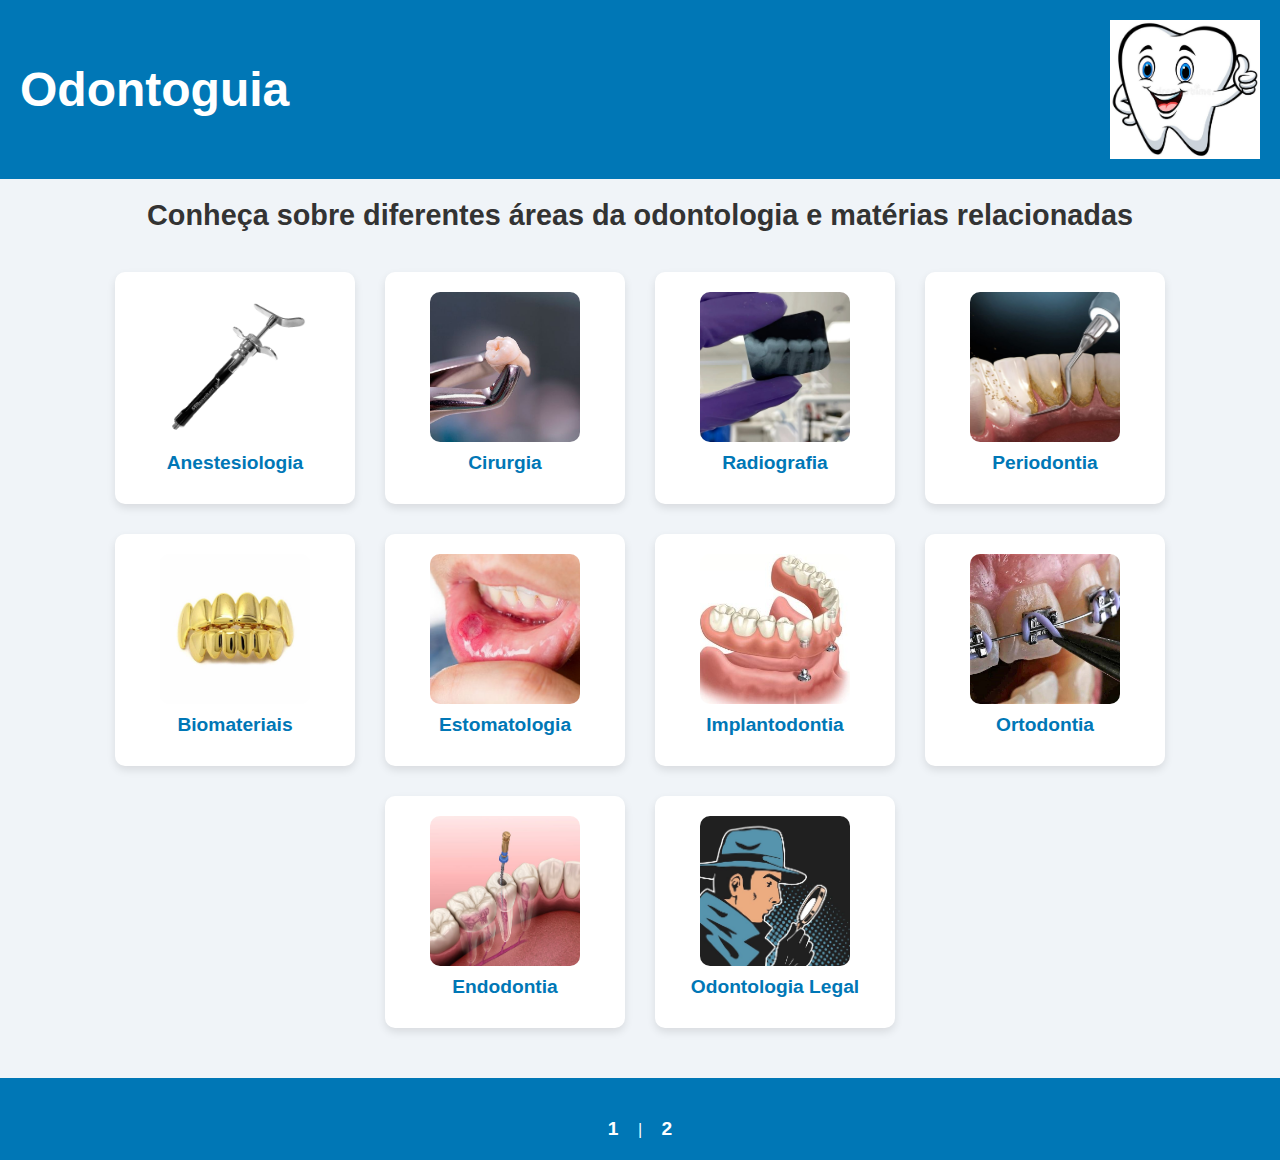
<file: index.html>
<!DOCTYPE html>
<html lang="pt-BR">
<head>
    <meta charset="UTF-8">
    <meta name="viewport" content="width=device-width, initial-scale=1.0">
    <title>Odontoguia</title>
    <style>
        body {
            font-family: Arial, sans-serif;
            text-align: center;
            background-color: #f0f4f8;
            margin: 0;
            padding: 0;
        }

        header {
            display: flex;
            justify-content: space-between;
            align-items: center;
            padding: 20px;
            background-color: #0077b6;
            color: white;
        }

        h1 {
            font-size: 3em;
            margin: 0;
        }

        img {
            max-width: 150px;
        }

        h2 {
            margin-top: 20px;
            font-size: 1.8em;
            color: #333;
        }

        .areas {
            display: flex;
            flex-wrap: wrap;
            justify-content: center;
            margin-top: 40px;
            gap: 30px;
        }

        .card {
            background-color: white;
            box-shadow: 0 4px 8px rgba(0, 0, 0, 0.1);
            border-radius: 10px;
            width: 200px;
            padding: 20px;
            text-align: center;
            transition: transform 0.2s ease;
            position: relative;
            z-index: 0;
        }

        .card:hover {
            transform: translateY(-10px);
            z-index: 10;
        }

        .card a {
            display: flex;
            flex-direction: column;
            align-items: center;
            text-decoration: none;
            color: #0077b6;
            font-weight: bold;
            font-size: 1.2em;
            margin-bottom: 10px;
        }

        .area-img {
            width: 100%;
            height: 150px;
            object-fit: cover;
            border-radius: 10px;
            margin-bottom: 10px;
        }

        .dropdown {
            display: none;
            background-color: #f9f9f9;
            box-shadow: 0 4px 8px rgba(0, 0, 0, 0.1);
            border-radius: 5px;
            padding: 10px;
            position: absolute;
            top: 60px;
            width: 100%;
            text-align: left;
            z-index: 20;
        }

        .card:hover .dropdown {
            display: block;
        }

        .dropdown li {
            list-style: none;
            padding: 8px 0;
            color: #555;
            font-size: 0.9em;
        }

        .dropdown li a {
            text-decoration: none;
            color: #0077b6;
        }

        footer {
            margin-top: 50px;
            padding: 20px;
            background-color: #0077b6;
            color: white;
            position: relative;
        }

        .pagination {
            margin-top: 20px;
        }

        .pagination a {
            text-decoration: none;
            color: #ffffff;
            font-weight: bold;
            margin: 0 15px;
            font-size: 1.2em;
        }

        .pagination a.active {
            color: #ffd700;
        }
        /* Estilo para o 5º item */
.card .dropdown li:nth-child(5) a {
    background-color: #0077b6; /* Cor de fundo diferenciada */
    color: white; /* Texto em branco */
    padding: 10px 15px; /* Espaçamento interno */
    border-radius: 5px; /* Cantos arredondados */
    font-weight: bold; /* Texto em negrito */
    display: inline-block; /* Formato de botão */
    text-decoration: none; /* Remove sublinhado */
    transition: background-color 0.3s ease; /* Efeito suave */
}

.card .dropdown li:nth-child(5) a:hover {
    background-color: #005f8b; /* Cor ao passar o mouse */
}
    </style>
</head>
<body>
    <header>
        <h1>Odontoguia</h1>
        <img src="dente-polegar.jfif" alt="Imagem de um dente">
    </header>

    <h2>Conheça sobre diferentes áreas da odontologia e matérias relacionadas</h2>

    <section class="areas">
        <!-- Cartão de Anestesiologia -->
        <div class="card">
            <a href="#anestesiologia">
                <img src="Seringa Carpule c_ Refluxo Black - MILLENNIUM.jpeg" alt="Imagem de Anestesiologia" class="area-img">
                Anestesiologia
            </a>
            <ul class="dropdown" id="anestesiologia">
                <li><a href="tecnicas-anestesicas.html">Introdução</a></li>
                <li>Técnicas de sedação</li>
                <li>Anestesia geral</li>
                <li>Anestesia local</li>
                <li>Analgésicos odontológicos</li>
            </ul>
        </div>

        <!-- Cartão de Cirurgia -->
        <div class="card">
            <a href="#cirurgia">
                <img src="cirurgia do siso - Consulta Ideal.jpeg" alt="Imagem de Cirurgia" class="area-img">
                Cirurgia
            </a>
            <ul class="dropdown" id="cirurgia">
                <li>Extração dentária</li>
                <li>Cirurgia ortognática</li>
                <li>Cirurgia de cistos</li>
                <li>Enxerto ósseo</li>
                <li>Implante cirúrgico</li>
            </ul>
        </div>

        <!-- Cartão de Radiografia -->
        <div class="card">
            <a href="#radiografia">
                <img src="🦷.jpeg" alt="Imagem de Radiografia" class="area-img">
                Radiografia
            </a>
            <ul class="dropdown" id="radiografia">
                <li><a href="introradio.html">Introdução</a></li>
                <li><a href="radiografiasperiap.html">Radiografias periapicais</a></li>
                <li>Radiografia periapical</li>
                <li>Cefalometria</li>
                <li>Radiografia oclusal</li>
            </ul>
        </div>

        <!-- Cartão de Periodontia -->
        <div class="card">
            <a href="#periodontia">
                <img src="Laser Dentistry ( Using Diode Laser from Germany ).jpeg" alt="Imagem de Periodontia" class="area-img">
                Periodontia
            </a>
            <ul class="dropdown" id="periodontia">
                <li><a href="Introdução.perio.html">Introdução</a></li>
                <li><a href="classificação.html">Classificações Periodontais</a></li>
                <li>Raspagem periodontal</li>
                <li>Cirurgias periodontais</li>
                <li>Implantes gengivais</li>
            </ul>
        </div>

        <!-- Cartão de Biomateriais -->
        <div class="card">
            <a href="#biomateriais">
                <img src="Grillz Luxo Cravejado ICE  - com Molde de Silicone para ajustar aos dentes - Prata.jpeg" alt="Imagem de Biomateriais" class="area-img">
                Biomateriais
            </a>
            <ul class="dropdown" id="biomateriais">
                <li><a href="introbio.html">Introdução</a></li>
                <li>Materiais para restaurações dentárias</li>
                <li>Materiais cerâmicos</li>
                <li>Compósitos dentários</li>
                <li>Biomateriais para implantes</li>
            </ul>
        </div>

        <!-- Cartão de Estomatologia -->
        <div class="card">
            <a href="#estomatologia">
                <img src="Eight Common Oral Infections.jpeg" alt="Imagem de Estomatologia" class="area-img">
                Estomatologia
            </a>
            <ul class="dropdown" id="estomatologia">
                <li>Diagnóstico de lesões bucais</li>
                <li>Tratamento de lesões orais</li>
                <li>Doenças sistêmicas</li>
                <li>Lesões de mucosas</li>
                <li class="special-item"><a href="estomatologia-detalhada.html">Ver todos os tópicos</a></li>
            </ul>
        </div>

        <!-- Cartão de Implantodontia -->
        <div class="card">
            <a href="#implantodontia">
                <img src="Sobredentadura ou Overdenture - Dentista Sorridere Porto Alegre.jpeg" alt="Imagem de Implantodontia" class="area-img">
                Implantodontia
            </a>
            <ul class="dropdown" id="implantodontia">
                <li>Planejamento de implantes</li>
                <li>Cirurgia de implantes</li>
                <li>Manutenção de implantes</li>
                <li>Próteses sobre implantes</li>
                <li>Enxerto ósseo para implantes</li>
            </ul>
        </div>

        <!-- Cartão de Ortodontia -->
        <div class="card">
            <a href="#ortodontia">
                <img src="Dentistry ✨.jpeg" alt="Imagem de Ortodontia" class="area-img">
                Ortodontia
            </a>
            <ul class="dropdown" id="ortodontia">
                <li>Correção de dentes tortos</li>
                <li>Uso de aparelhos fixos</li>
                <li>Uso de aparelhos móveis</li>
                <li>Alinhadores invisíveis</li>
                <li>Tratamento com contenções</li>
            </ul>
        </div>

        <!-- Cartão de Endodontia -->
        <div class="card">
            <a href="#endodontia">
                <img src="¿Es seguro el tratamiento de endodoncia_, te explicamos el paso a paso.jpeg" alt="Imagem de Endodontia" class="area-img">
                Endodontia
            </a>
            <ul class="dropdown" id="endodontia">
                <li>Tratamento de canal</li>
                <li>Retratamento endodôntico</li>
                <li>Cirurgia endodôntica</li>
                <li>Tratamento de lesões periapicais</li>
                <li>Uso de microscópio</li>
            </ul>
        </div>

        <!-- Cartão de Odontologia Legal -->
        <div class="card">
            <a href="#odontologia-legal">
                <img src="Detetive masculino com uma lupa na mão _ Vetor Premium.jpeg" alt="Imagem de Odontologia Legal" class="area-img">
                Odontologia Legal
            </a>
            <ul class="dropdown" id="odontologia-legal">
                <li>Identificação forense</li>
                <li>Odontologia para perícia</li>
                <li>Documentação de lesões</li>
                <li>Biometria dental</li>
                <li>Normas legais e éticas</li>
            </ul>
        </div>
    </section>

    <footer>
        <div class="pagination">
            <a href="index.html">1</a> | <a href="pagina_nova.html">2</a>
        </div>
    </footer>
</body>
</html>
</file>
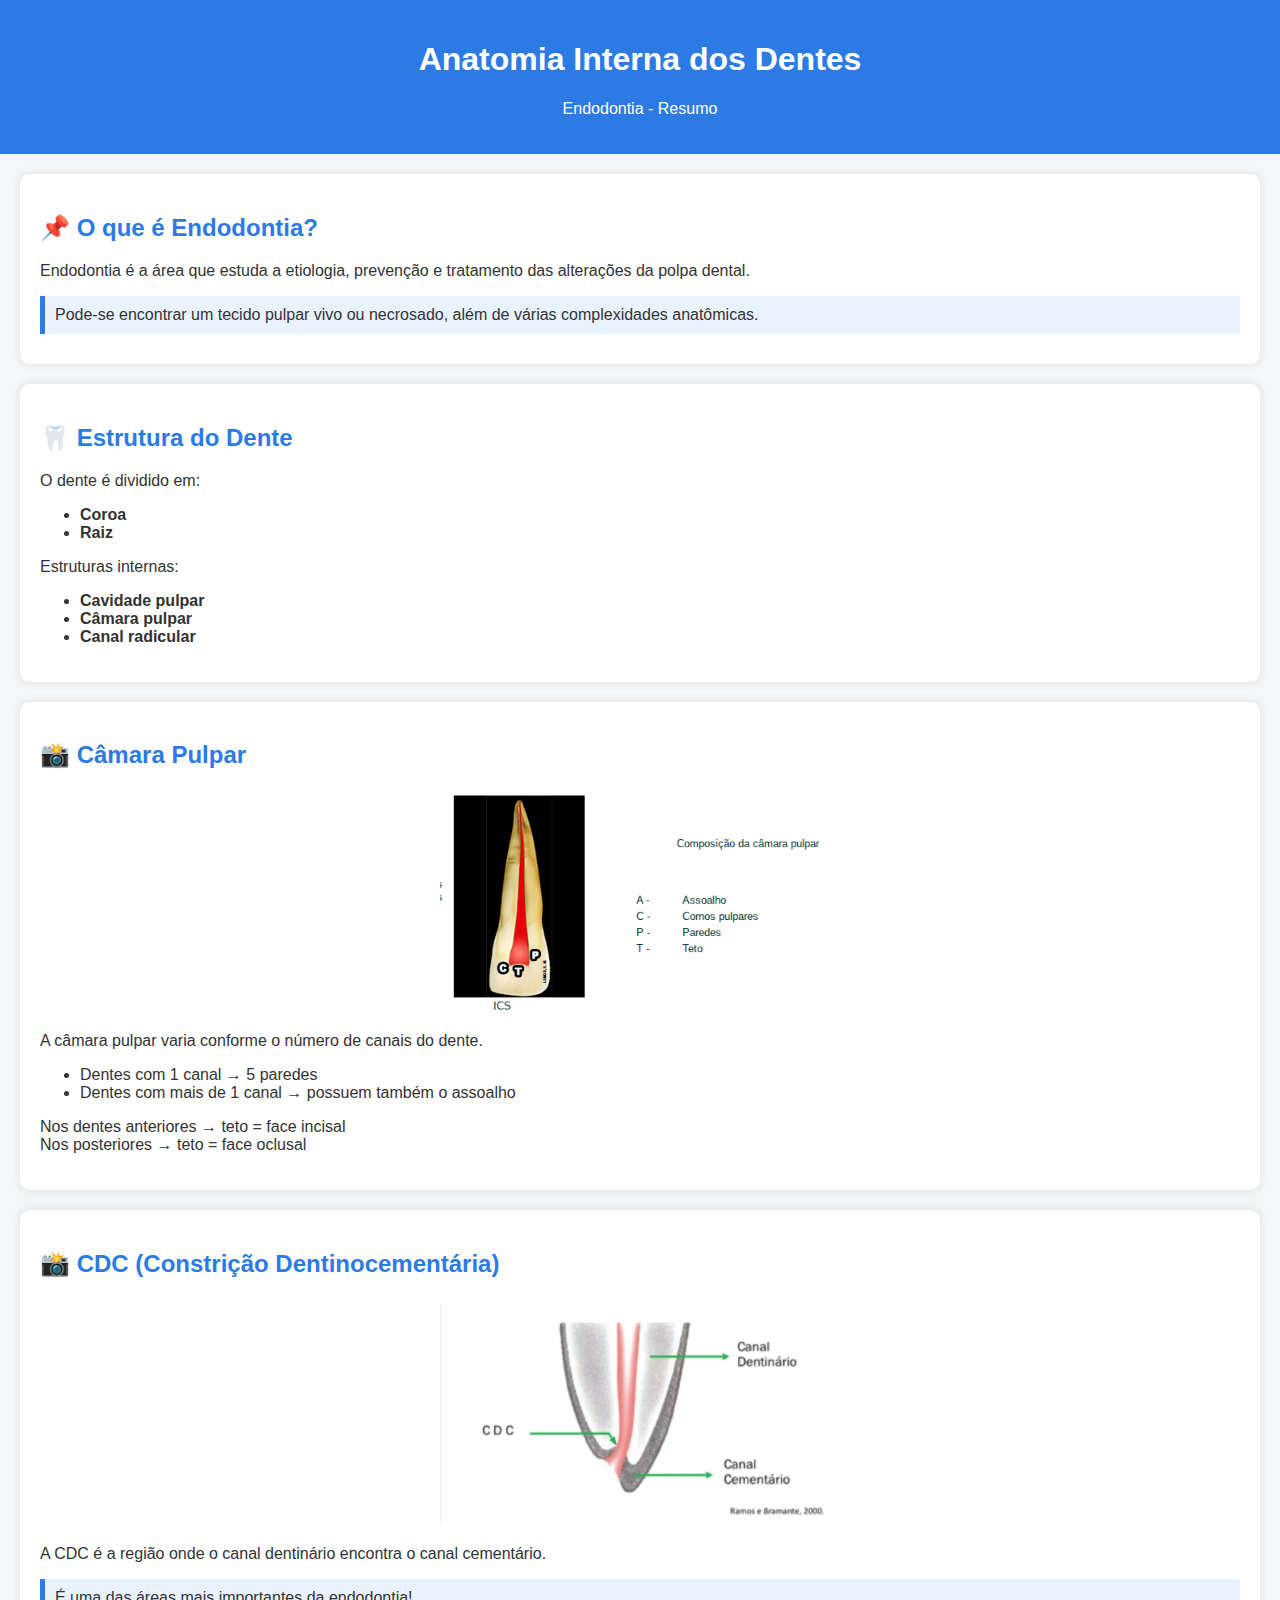
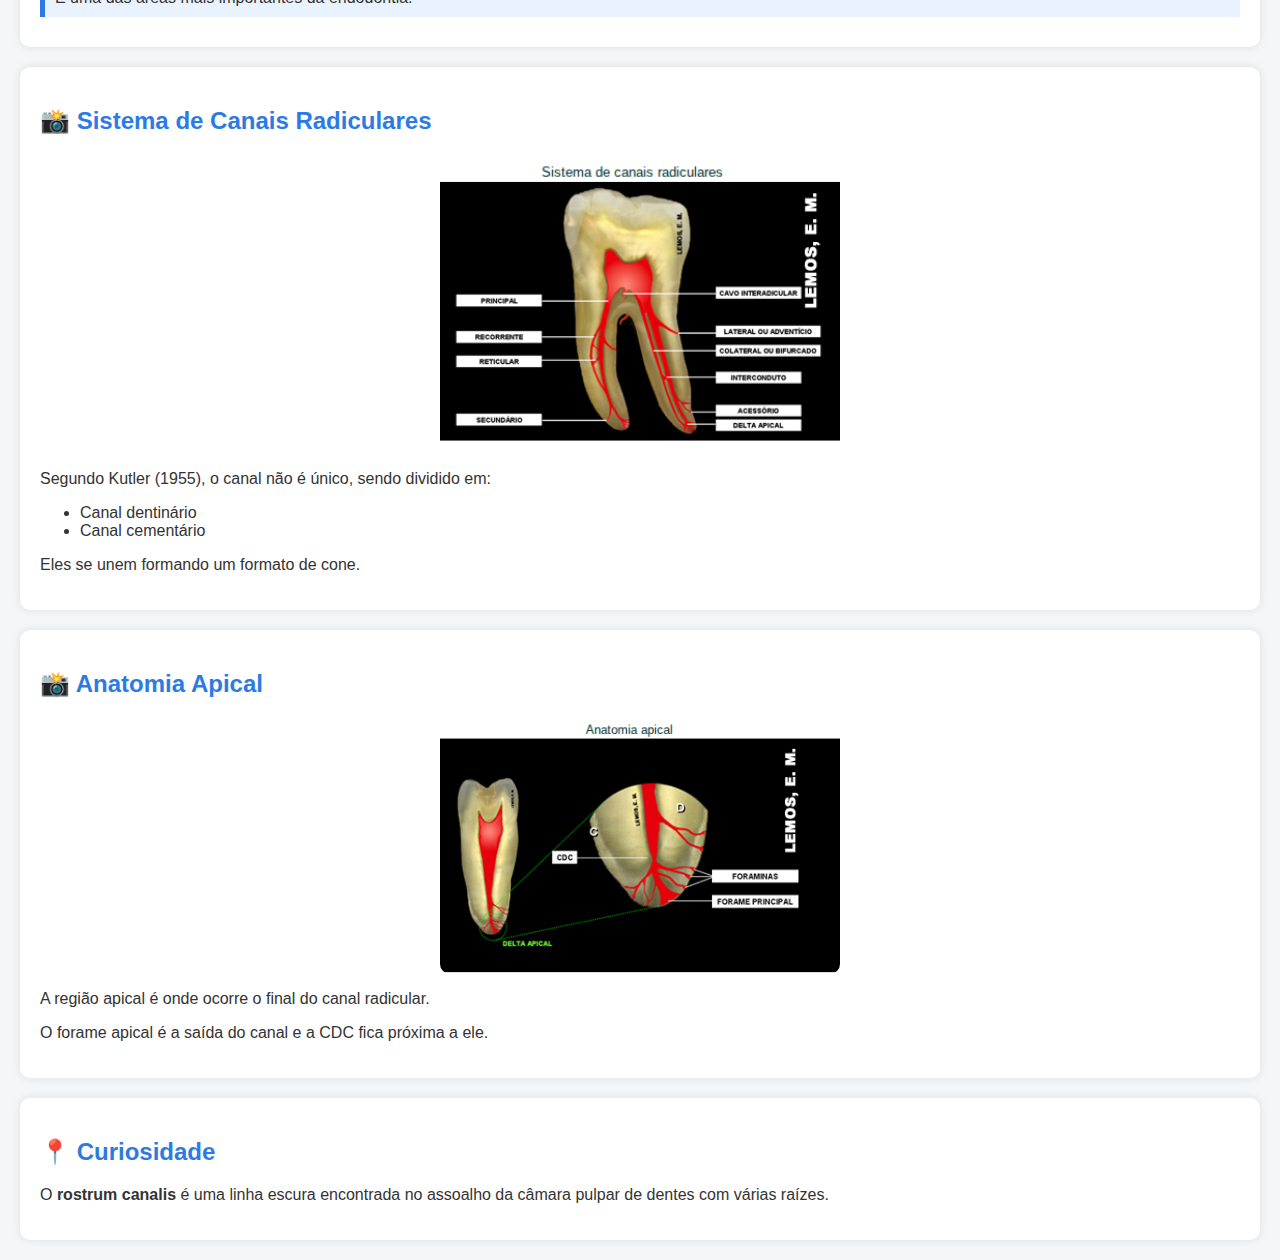
<file: Anatomia interna 1.html>
<!DOCTYPE html>
<html lang="pt-br">
<head>
<meta charset="UTF-8">
<title>Anatomia Interna - Endodontia</title>

<style>
    body {
        font-family: Arial, sans-serif;
        margin: 0;
        background: #f4f6f8;
        color: #333;
    }

    header {
        background: #2c7be5;
        color: white;
        padding: 20px;
        text-align: center;
    }

    section {
        padding: 20px;
        margin: 20px;
        background: white;
        border-radius: 10px;
        box-shadow: 0 0 10px rgba(0,0,0,0.1);
    }

    h2 {
        color: #2c7be5;
    }

    img {
        width: 100%;
        max-width: 400px;
        display: block;
        margin: 15px auto;
        border-radius: 10px;
    }

    .destaque {
        background: #e9f2ff;
        padding: 10px;
        border-left: 5px solid #2c7be5;
        margin: 10px 0;
    }
</style>
</head>

<body>

<header>
    <h1>Anatomia Interna dos Dentes</h1>
    <p>Endodontia - Resumo</p>
</header>

<section>
    <h2>📌 O que é Endodontia?</h2>
    <p>
        Endodontia é a área que estuda a etiologia, prevenção e tratamento das alterações da polpa dental.
    </p>

    <div class="destaque">
        Pode-se encontrar um tecido pulpar vivo ou necrosado, além de várias complexidades anatômicas.
    </div>
</section>

<section>
    <h2>🦷 Estrutura do Dente</h2>
    <p>O dente é dividido em:</p>
    <ul>
        <li><b>Coroa</b></li>
        <li><b>Raiz</b></li>
    </ul>

    <p>Estruturas internas:</p>
    <ul>
        <li><b>Cavidade pulpar</b></li>
        <li><b>Câmara pulpar</b></li>
        <li><b>Canal radicular</b></li>
    </ul>
</section>

<section>
    <h2>📸 Câmara Pulpar</h2>
    <img src="Camara pulpar9 23.08.30.jpeg" alt="Câmara Pulpar">

    <p>
        A câmara pulpar varia conforme o número de canais do dente.
    </p>

    <ul>
        <li>Dentes com 1 canal → 5 paredes</li>
        <li>Dentes com mais de 1 canal → possuem também o assoalho</li>
    </ul>

    <p>
        Nos dentes anteriores → teto = face incisal <br>
        Nos posteriores → teto = face oclusal
    </p>
</section>

<section>
    <h2>📸 CDC (Constrição Dentinocementária)</h2>
    <img src="CDC.jpeg" alt="CDC">

    <p>
        A CDC é a região onde o canal dentinário encontra o canal cementário.
    </p>

    <div class="destaque">
        É uma das áreas mais importantes da endodontia!
    </div>
</section>

<section>
    <h2>📸 Sistema de Canais Radiculares</h2>
    <img src="Sistema de canais radiculares.jpeg" alt="Sistema de Canais">

    <p>
        Segundo Kutler (1955), o canal não é único, sendo dividido em:
    </p>

    <ul>
        <li>Canal dentinário</li>
        <li>Canal cementário</li>
    </ul>

    <p>
        Eles se unem formando um formato de cone.
    </p>
</section>

<section>
    <h2>📸 Anatomia Apical</h2>
    <img src="Anatomia apical.jpeg" alt="Anatomia Apical">

    <p>
        A região apical é onde ocorre o final do canal radicular.
    </p>

    <p>
        O forame apical é a saída do canal e a CDC fica próxima a ele.
    </p>
</section>

<section>
    <h2>📍 Curiosidade</h2>
    <p>
        O <b>rostrum canalis</b> é uma linha escura encontrada no assoalho da câmara pulpar de dentes com várias raízes.
    </p>
</section>

</body>
</html>
</file>
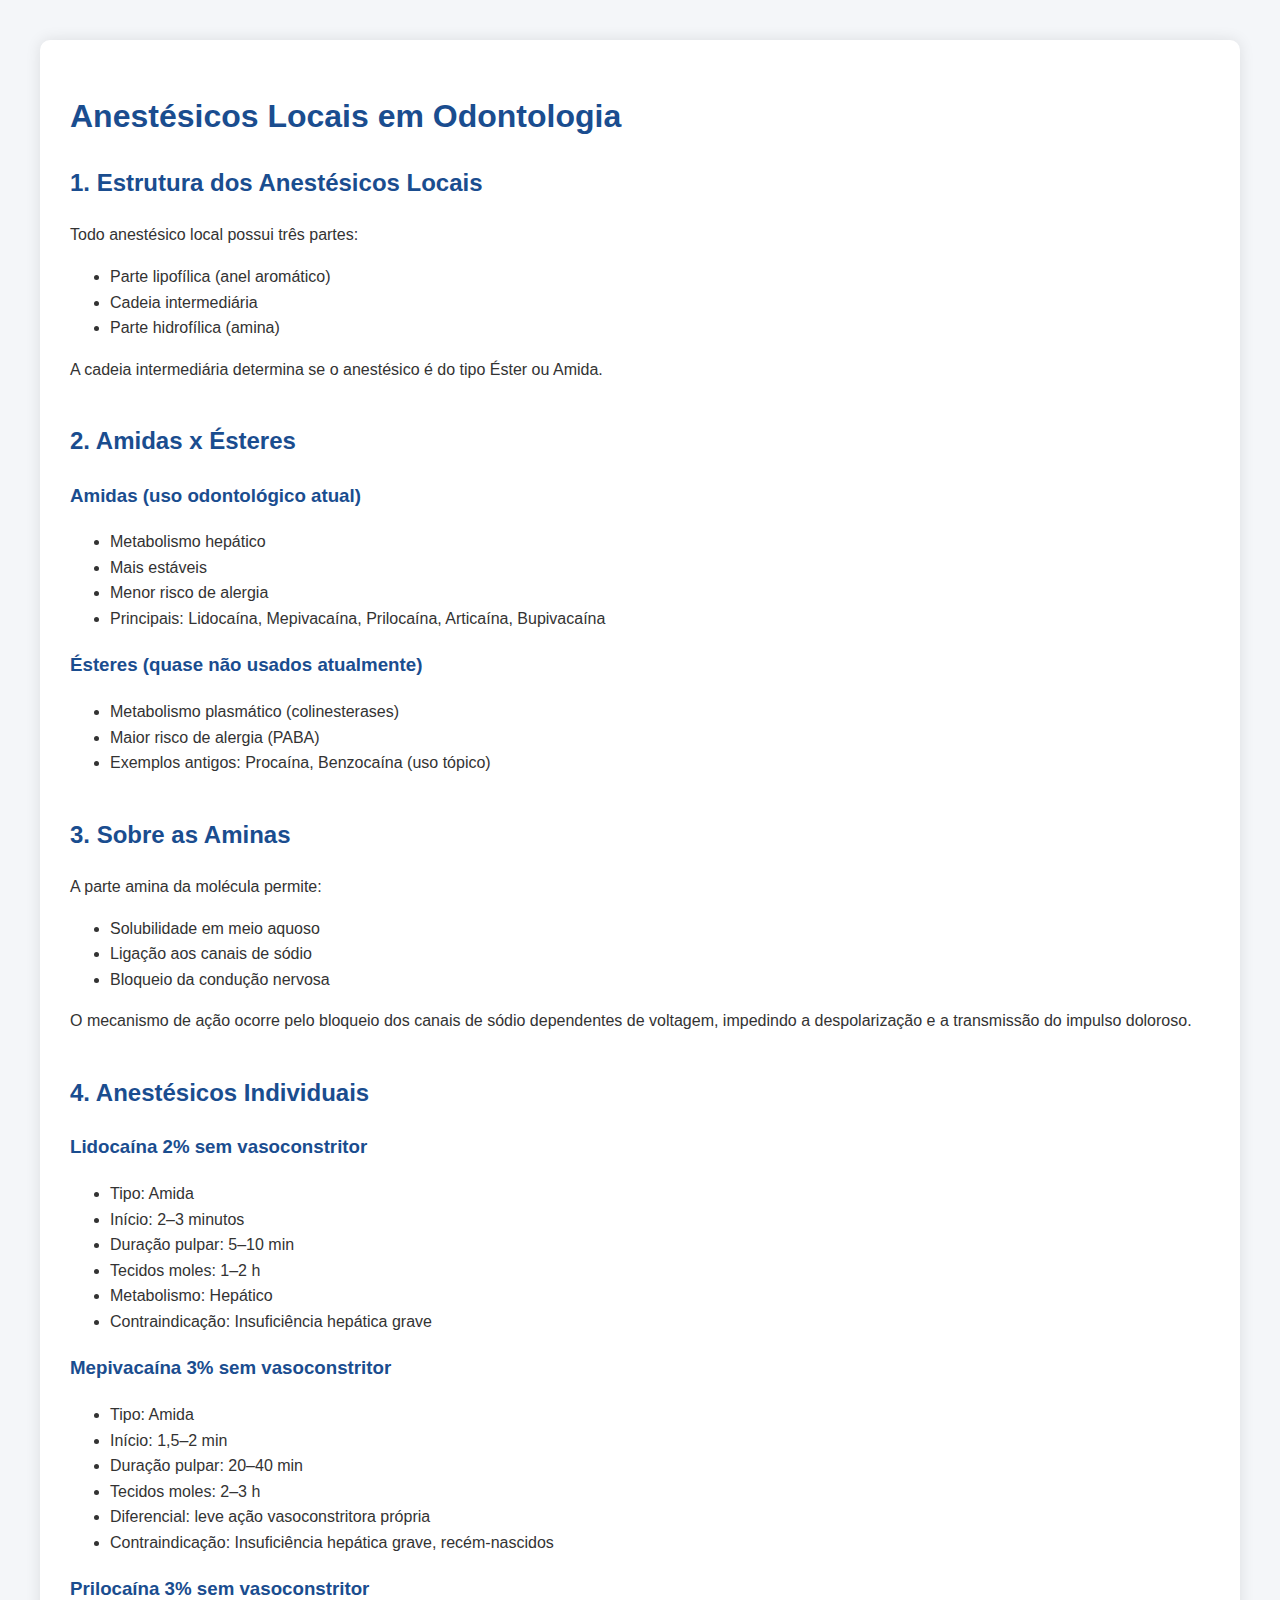
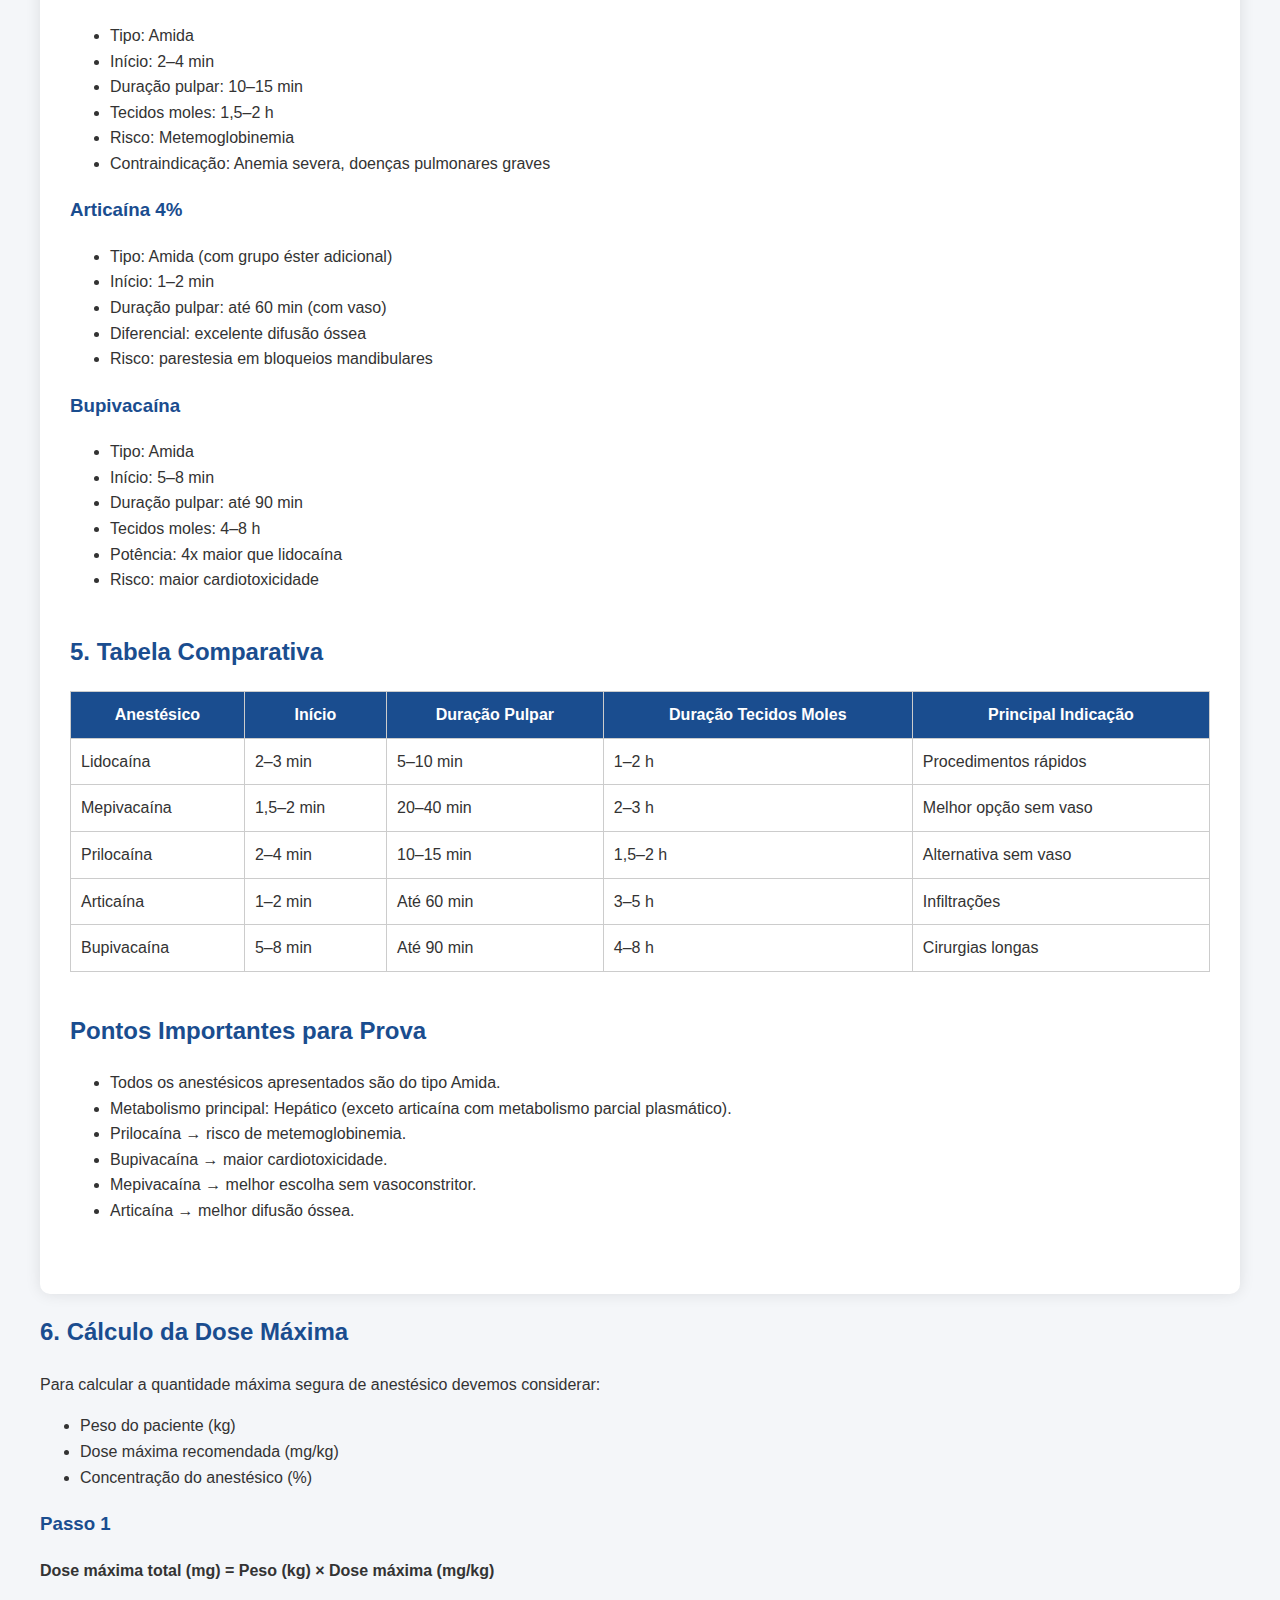
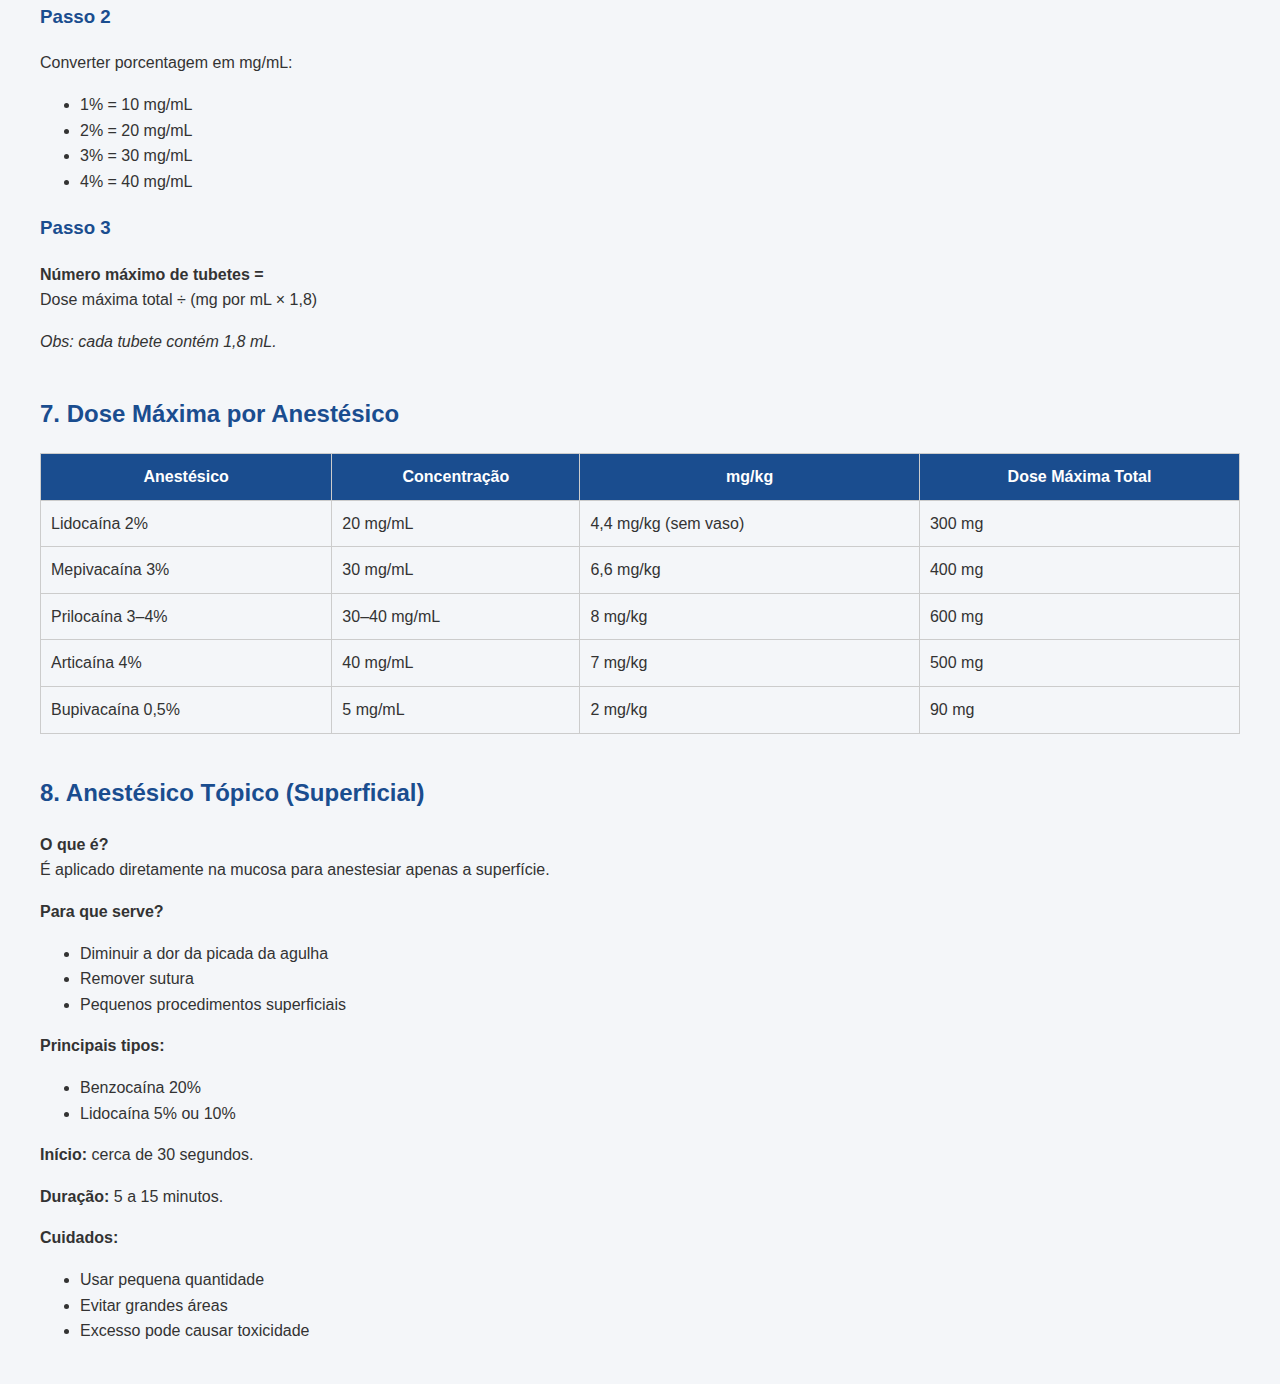
<file: Anestésicos.html>
<!DOCTYPE html>
<html lang="pt-BR">
<head>
    <meta charset="UTF-8">
    <title>Anestésicos Locais em Odontologia</title>
    <style>
        body {
            font-family: Arial, sans-serif;
            margin: 40px;
            line-height: 1.6;
            background-color: #f4f6f9;
            color: #333;
        }
        h1, h2, h3 {
            color: #1a4d8f;
        }
        .container {
            background: white;
            padding: 30px;
            border-radius: 10px;
            box-shadow: 0 0 15px rgba(0,0,0,0.1);
        }
        table {
            width: 100%;
            border-collapse: collapse;
            margin-top: 20px;
        }
        table, th, td {
            border: 1px solid #ccc;
        }
        th {
            background-color: #1a4d8f;
            color: white;
            padding: 10px;
        }
        td {
            padding: 10px;
        }
        .section {
            margin-bottom: 40px;
        }
    </style>
</head>
<body>

<div class="container">

<h1>Anestésicos Locais em Odontologia</h1>

<div class="section">
<h2>1. Estrutura dos Anestésicos Locais</h2>
<p>Todo anestésico local possui três partes:</p>
<ul>
    <li>Parte lipofílica (anel aromático)</li>
    <li>Cadeia intermediária</li>
    <li>Parte hidrofílica (amina)</li>
</ul>
<p>A cadeia intermediária determina se o anestésico é do tipo Éster ou Amida.</p>
</div>

<div class="section">
<h2>2. Amidas x Ésteres</h2>

<h3>Amidas (uso odontológico atual)</h3>
<ul>
    <li>Metabolismo hepático</li>
    <li>Mais estáveis</li>
    <li>Menor risco de alergia</li>
    <li>Principais: Lidocaína, Mepivacaína, Prilocaína, Articaína, Bupivacaína</li>
</ul>

<h3>Ésteres (quase não usados atualmente)</h3>
<ul>
    <li>Metabolismo plasmático (colinesterases)</li>
    <li>Maior risco de alergia (PABA)</li>
    <li>Exemplos antigos: Procaína, Benzocaína (uso tópico)</li>
</ul>
</div>

<div class="section">
<h2>3. Sobre as Aminas</h2>
<p>A parte amina da molécula permite:</p>
<ul>
    <li>Solubilidade em meio aquoso</li>
    <li>Ligação aos canais de sódio</li>
    <li>Bloqueio da condução nervosa</li>
</ul>
<p>O mecanismo de ação ocorre pelo bloqueio dos canais de sódio dependentes de voltagem, impedindo a despolarização e a transmissão do impulso doloroso.</p>
</div>

<div class="section">
<h2>4. Anestésicos Individuais</h2>

<h3>Lidocaína 2% sem vasoconstritor</h3>
<ul>
    <li>Tipo: Amida</li>
    <li>Início: 2–3 minutos</li>
    <li>Duração pulpar: 5–10 min</li>
    <li>Tecidos moles: 1–2 h</li>
    <li>Metabolismo: Hepático</li>
    <li>Contraindicação: Insuficiência hepática grave</li>
</ul>

<h3>Mepivacaína 3% sem vasoconstritor</h3>
<ul>
    <li>Tipo: Amida</li>
    <li>Início: 1,5–2 min</li>
    <li>Duração pulpar: 20–40 min</li>
    <li>Tecidos moles: 2–3 h</li>
    <li>Diferencial: leve ação vasoconstritora própria</li>
    <li>Contraindicação: Insuficiência hepática grave, recém-nascidos</li>
</ul>

<h3>Prilocaína 3% sem vasoconstritor</h3>
<ul>
    <li>Tipo: Amida</li>
    <li>Início: 2–4 min</li>
    <li>Duração pulpar: 10–15 min</li>
    <li>Tecidos moles: 1,5–2 h</li>
    <li>Risco: Metemoglobinemia</li>
    <li>Contraindicação: Anemia severa, doenças pulmonares graves</li>
</ul>

<h3>Articaína 4%</h3>
<ul>
    <li>Tipo: Amida (com grupo éster adicional)</li>
    <li>Início: 1–2 min</li>
    <li>Duração pulpar: até 60 min (com vaso)</li>
    <li>Diferencial: excelente difusão óssea</li>
    <li>Risco: parestesia em bloqueios mandibulares</li>
</ul>

<h3>Bupivacaína</h3>
<ul>
    <li>Tipo: Amida</li>
    <li>Início: 5–8 min</li>
    <li>Duração pulpar: até 90 min</li>
    <li>Tecidos moles: 4–8 h</li>
    <li>Potência: 4x maior que lidocaína</li>
    <li>Risco: maior cardiotoxicidade</li>
</ul>

</div>

<div class="section">
<h2>5. Tabela Comparativa</h2>

<table>
<tr>
    <th>Anestésico</th>
    <th>Início</th>
    <th>Duração Pulpar</th>
    <th>Duração Tecidos Moles</th>
    <th>Principal Indicação</th>
</tr>
<tr>
    <td>Lidocaína</td>
    <td>2–3 min</td>
    <td>5–10 min</td>
    <td>1–2 h</td>
    <td>Procedimentos rápidos</td>
</tr>
<tr>
    <td>Mepivacaína</td>
    <td>1,5–2 min</td>
    <td>20–40 min</td>
    <td>2–3 h</td>
    <td>Melhor opção sem vaso</td>
</tr>
<tr>
    <td>Prilocaína</td>
    <td>2–4 min</td>
    <td>10–15 min</td>
    <td>1,5–2 h</td>
    <td>Alternativa sem vaso</td>
</tr>
<tr>
    <td>Articaína</td>
    <td>1–2 min</td>
    <td>Até 60 min</td>
    <td>3–5 h</td>
    <td>Infiltrações</td>
</tr>
<tr>
    <td>Bupivacaína</td>
    <td>5–8 min</td>
    <td>Até 90 min</td>
    <td>4–8 h</td>
    <td>Cirurgias longas</td>
</tr>
</table>

</div>

<div class="section">
<h2>Pontos Importantes para Prova</h2>
<ul>
    <li>Todos os anestésicos apresentados são do tipo Amida.</li>
    <li>Metabolismo principal: Hepático (exceto articaína com metabolismo parcial plasmático).</li>
    <li>Prilocaína → risco de metemoglobinemia.</li>
    <li>Bupivacaína → maior cardiotoxicidade.</li>
    <li>Mepivacaína → melhor escolha sem vasoconstritor.</li>
    <li>Articaína → melhor difusão óssea.</li>
</ul>
</div>

</div>
<div class="section">
<h2>6. Cálculo da Dose Máxima</h2>

<p>Para calcular a quantidade máxima segura de anestésico devemos considerar:</p>
<ul>
    <li>Peso do paciente (kg)</li>
    <li>Dose máxima recomendada (mg/kg)</li>
    <li>Concentração do anestésico (%)</li>
</ul>

<h3>Passo 1</h3>
<p><strong>Dose máxima total (mg) = Peso (kg) × Dose máxima (mg/kg)</strong></p>

<h3>Passo 2</h3>
<p>Converter porcentagem em mg/mL:</p>
<ul>
    <li>1% = 10 mg/mL</li>
    <li>2% = 20 mg/mL</li>
    <li>3% = 30 mg/mL</li>
    <li>4% = 40 mg/mL</li>
</ul>

<h3>Passo 3</h3>
<p><strong>Número máximo de tubetes =</strong><br>
Dose máxima total ÷ (mg por mL × 1,8)</p>

<p><em>Obs: cada tubete contém 1,8 mL.</em></p>
</div>

<div class="section">
<h2>7. Dose Máxima por Anestésico</h2>

<table>
<tr>
    <th>Anestésico</th>
    <th>Concentração</th>
    <th>mg/kg</th>
    <th>Dose Máxima Total</th>
</tr>
<tr>
    <td>Lidocaína 2%</td>
    <td>20 mg/mL</td>
    <td>4,4 mg/kg (sem vaso)</td>
    <td>300 mg</td>
</tr>
<tr>
    <td>Mepivacaína 3%</td>
    <td>30 mg/mL</td>
    <td>6,6 mg/kg</td>
    <td>400 mg</td>
</tr>
<tr>
    <td>Prilocaína 3–4%</td>
    <td>30–40 mg/mL</td>
    <td>8 mg/kg</td>
    <td>600 mg</td>
</tr>
<tr>
    <td>Articaína 4%</td>
    <td>40 mg/mL</td>
    <td>7 mg/kg</td>
    <td>500 mg</td>
</tr>
<tr>
    <td>Bupivacaína 0,5%</td>
    <td>5 mg/mL</td>
    <td>2 mg/kg</td>
    <td>90 mg</td>
</tr>
</table>
</div>

<div class="section">
<h2>8. Anestésico Tópico (Superficial)</h2>

<p><strong>O que é?</strong><br>
É aplicado diretamente na mucosa para anestesiar apenas a superfície.</p>

<p><strong>Para que serve?</strong></p>
<ul>
    <li>Diminuir a dor da picada da agulha</li>
    <li>Remover sutura</li>
    <li>Pequenos procedimentos superficiais</li>
</ul>

<p><strong>Principais tipos:</strong></p>
<ul>
    <li>Benzocaína 20%</li>
    <li>Lidocaína 5% ou 10%</li>
</ul>

<p><strong>Início:</strong> cerca de 30 segundos.</p>
<p><strong>Duração:</strong> 5 a 15 minutos.</p>

<p><strong>Cuidados:</strong></p>
<ul>
    <li>Usar pequena quantidade</li>
    <li>Evitar grandes áreas</li>
    <li>Excesso pode causar toxicidade</li>
</ul>
</div>

</body>
</html>
</file>
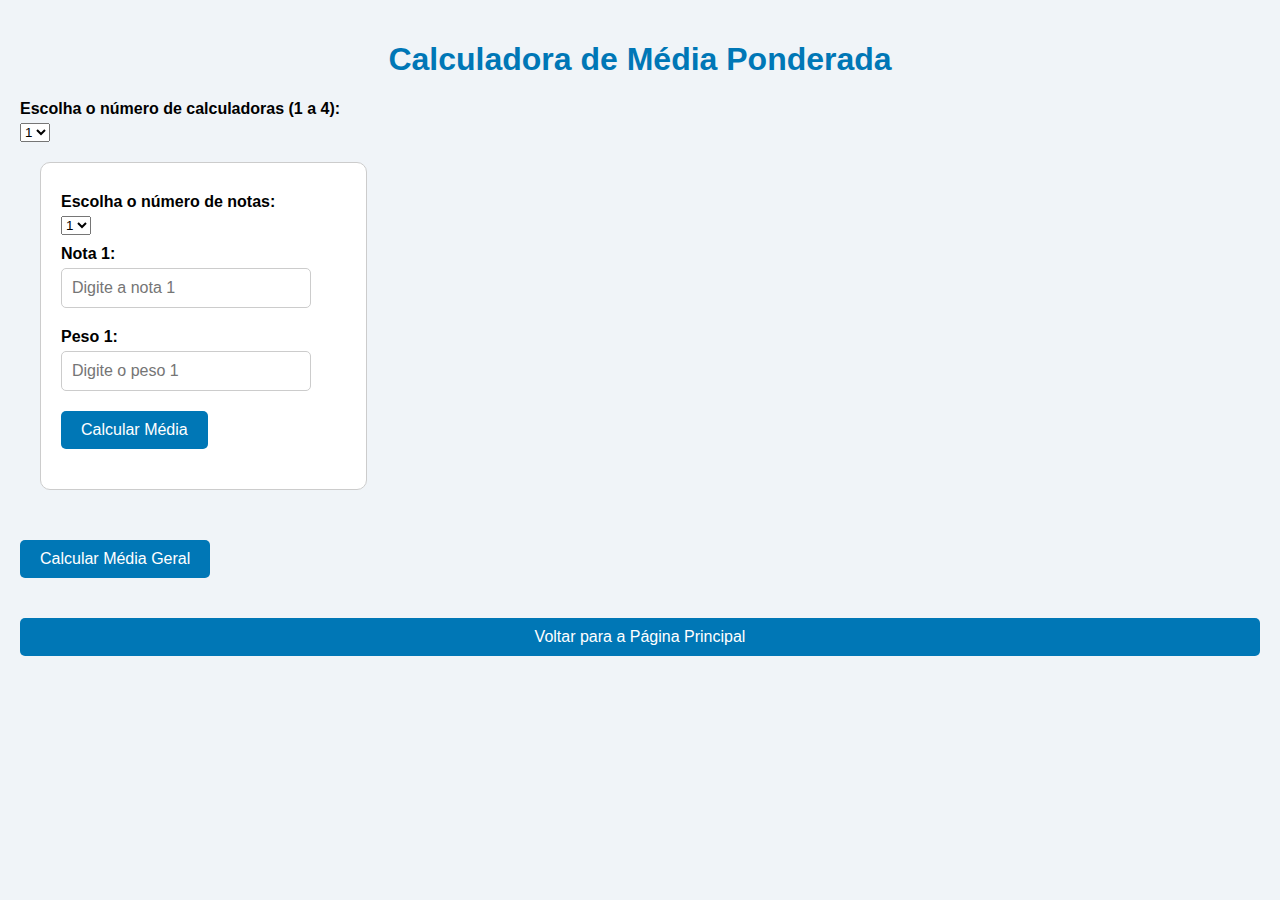
<file: calculadora.html>
<!DOCTYPE html>
<html lang="pt-BR">
<head>
    <meta charset="UTF-8">
    <meta name="viewport" content="width=device-width, initial-scale=1.0">
    <title>Calculadora de Notas e Pesos</title>
    <style>
        body {
            font-family: Arial, sans-serif;
            margin: 0;
            padding: 20px;
            background-color: #f0f4f8;
        }

        h1 {
            text-align: center;
            color: #0077b6;
        }

        .container {
            display: grid;
            grid-template-columns: repeat(4, 1fr);
            gap: 20px;
            padding: 20px;
        }

        .calc-container {
            margin: 0 auto;
            padding: 20px;
            border: 1px solid #ccc;
            border-radius: 10px;
            background-color: white;
            max-width: 350px;
            width: 100%;
        }

        label {
            display: block;
            margin: 10px 0 5px;
            font-weight: bold;
        }

        input[type="number"] {
            width: 80%;
            padding: 10px;
            margin-bottom: 10px;
            border: 1px solid #ccc;
            border-radius: 5px;
            font-size: 1em;
        }

        button {
            background-color: #0077b6;
            color: white;
            border: none;
            padding: 10px 20px;
            font-size: 1em;
            cursor: pointer;
            border-radius: 5px;
            margin-top: 10px;
        }

        button:hover {
            background-color: #005f87;
        }

        .result {
            margin-top: 20px;
            font-size: 1.2em;
            font-weight: bold;
        }

        .media-geral {
            font-size: 1.5em;
            margin-top: 20px;
            font-weight: bold;
            color: #0077b6;
        }

        .back-btn {
            display: block;
            margin: 40px auto;
            padding: 10px 20px;
            background-color: #0077b6;
            color: white;
            font-size: 1em;
            text-align: center;
            text-decoration: none;
            border-radius: 5px;
        }

        .back-btn:hover {
            background-color: #005f87;
        }

        @media (max-width: 1200px) {
            .container {
                grid-template-columns: repeat(3, 1fr);
            }
        }

        @media (max-width: 900px) {
            .container {
                grid-template-columns: repeat(2, 1fr);
            }
        }

        @media (max-width: 600px) {
            .container {
                grid-template-columns: 1fr;
            }
        }
    </style>
</head>
<body>

    <h1>Calculadora de Média Ponderada</h1>

    <label for="qtd-calculadoras">Escolha o número de calculadoras (1 a 4):</label>
    <select id="qtd-calculadoras" onchange="exibirCalculadoras()">
        <option value="1">1</option>
        <option value="2">2</option>
        <option value="3">3</option>
        <option value="4">4</option>
    </select>

    <div class="container" id="calculadoras-container"></div>

    <div class="media-geral" id="media-geral"></div>

    <button id="btn-media-geral" onclick="calcularMediaGeral()" disabled>Calcular Média Geral</button>

    <a href="index.html" class="back-btn">Voltar para a Página Principal</a>

    <script>
        // Função para atualizar os campos de acordo com o número de notas selecionado
        function atualizarCampos(id) {
            const numNotasSelect = document.getElementById(`num-notas${id}`);
            const camposDiv = document.getElementById(`campos${id}`);
            const numNotas = parseInt(numNotasSelect.value);
            camposDiv.innerHTML = '';

            for (let i = 1; i <= numNotas; i++) {
                camposDiv.innerHTML += `
                    <label for="nota${id}_${i}">Nota ${i}:</label>
                    <input type="number" id="nota${id}_${i}" min="0" max="10" step="0.1" placeholder="Digite a nota ${i}">
                    <label for="peso${id}_${i}">Peso ${i}:</label>
                    <input type="number" id="peso${id}_${i}" min="1" max="10" step="1" placeholder="Digite o peso ${i}">
                `;
            }
        }

        // Função para calcular a média ponderada de uma calculadora
        function calcularMedia(id) {
            const numNotasSelect = document.getElementById(`num-notas${id}`);
            const numNotas = parseInt(numNotasSelect.value);
            let somaNotas = 0;
            let somaPesos = 0;

            for (let i = 1; i <= numNotas; i++) {
                const nota = parseFloat(document.getElementById(`nota${id}_${i}`).value) || 0;
                const peso = parseFloat(document.getElementById(`peso${id}_${i}`).value) || 1;

                somaNotas += nota * peso;
                somaPesos += peso;
            }

            const media = somaPesos > 0 ? (somaNotas / somaPesos).toFixed(2) : 0;

            const resultadoDiv = document.getElementById(`resultado${id}`);
            resultadoDiv.textContent = `Média Ponderada: ${media}`;

            // Habilita o botão de calcular média geral quando todas as calculadoras tiverem resultado
            habilitarBotaoMediaGeral();

            return parseFloat(media);
        }

        // Função para habilitar o botão de calcular média geral se todas as calculadoras tiverem resultado
        function habilitarBotaoMediaGeral() {
            const qtdCalculadoras = document.getElementById('qtd-calculadoras').value;
            let todasCalculadorasComResultado = true;

            for (let i = 1; i <= qtdCalculadoras; i++) {
                const resultadoDiv = document.getElementById(`resultado${i}`);
                if (!resultadoDiv || resultadoDiv.textContent === "") {
                    todasCalculadorasComResultado = false;
                    break;
                }
            }

            const btnMediaGeral = document.getElementById('btn-media-geral');
            btnMediaGeral.disabled = !todasCalculadorasComResultado;
        }

        // Função para calcular a média geral das calculadoras ativas
        function calcularMediaGeral() {
            const qtdCalculadoras = document.getElementById('qtd-calculadoras').value;
            let somaMedias = 0;
            let count = 0;

            for (let i = 1; i <= qtdCalculadoras; i++) {
                const media = calcularMedia(i);
                if (!isNaN(media) && media !== 0) {
                    somaMedias += media;
                    count++;
                }
            }

            const mediaGeral = count > 0 ? (somaMedias / count).toFixed(2) : 0;
            const mediaDiv = document.getElementById('media-geral');
            mediaDiv.textContent = `Média Geral de todas as calculadoras: ${mediaGeral}`;
        }

        // Função para exibir as calculadoras de acordo com a escolha do usuário
        function exibirCalculadoras() {
            const qtdCalculadoras = document.getElementById('qtd-calculadoras').value;
            const container = document.getElementById('calculadoras-container');
            container.innerHTML = '';

            for (let i = 1; i <= qtdCalculadoras; i++) {
                container.innerHTML += `
                    <div class="calc-container">
                        <label for="num-notas${i}">Escolha o número de notas:</label>
                        <select id="num-notas${i}" class="num-notas" onchange="atualizarCampos(${i})">
                            <option value="1">1</option>
                            <option value="2">2</option>
                            <option value="3">3</option>
                            <option value="4">4</option>
                            <option value="5">5</option>
                        </select>
                        <div class="campos" id="campos${i}"></div>
                        <button onclick="calcularMedia(${i})">Calcular Média</button>
                        <div class="result" id="resultado${i}"></div>
                    </div>
                `;
            }

            // Inicializa as calculadoras com os campos padrão
            document.querySelectorAll('.num-notas').forEach(select => {
                const id = select.id.match(/\d+/)[0];
                atualizarCampos(id);
            });
        }

        // Chama a função para exibir as calculadoras ao carregar a página
        exibirCalculadoras();
    </script>
</body>
</html>
</file>
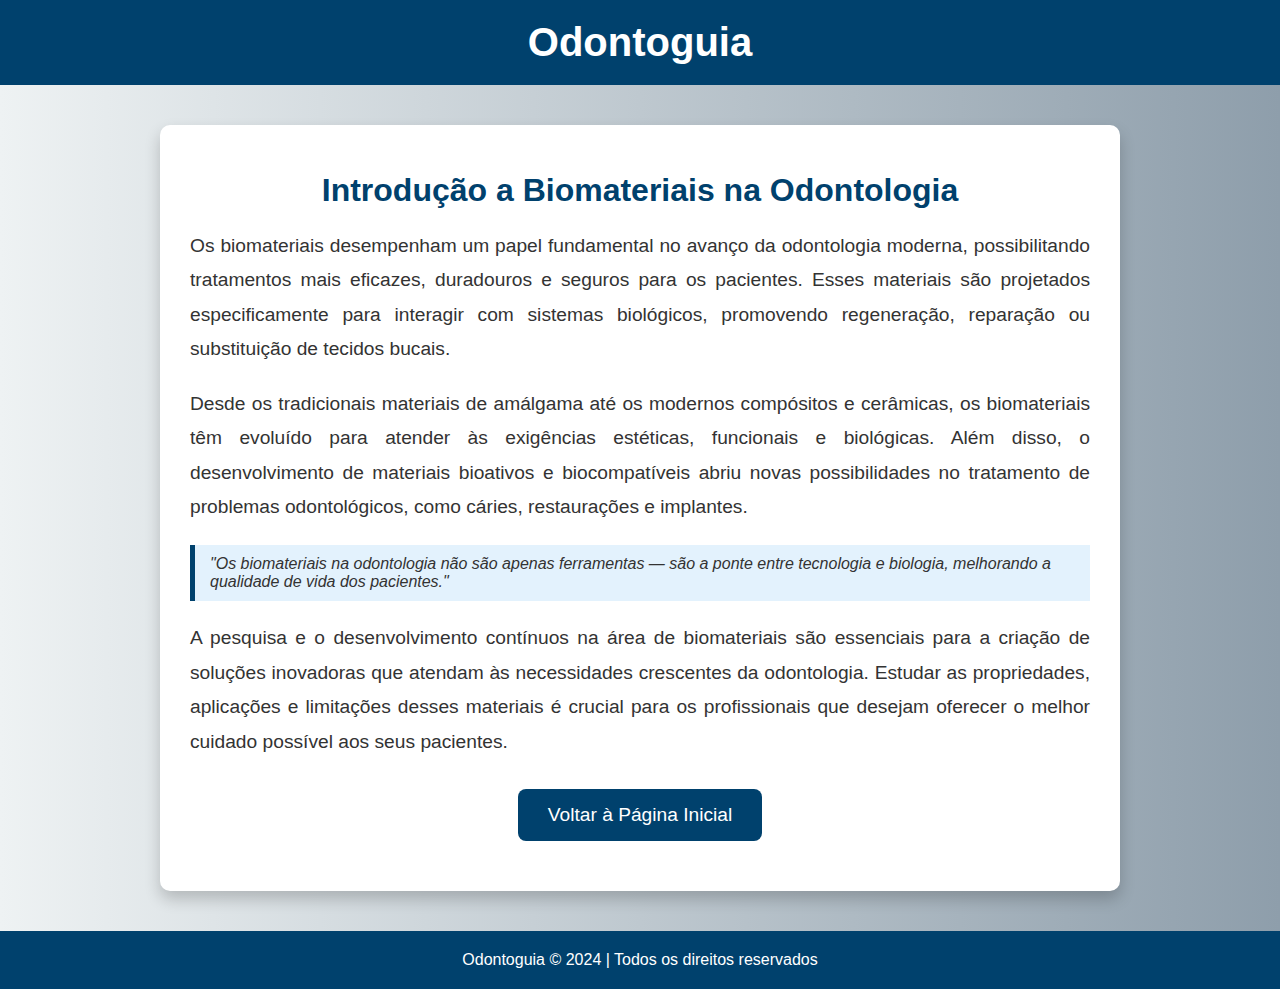
<file: introbio.html>
<!DOCTYPE html>
<html lang="pt-BR">
<head>
    <meta charset="UTF-8">
    <meta name="viewport" content="width=device-width, initial-scale=1.0">
    <title>Introdução a Biomateriais na Odontologia</title>
    <style>
        body {
            font-family: 'Arial', sans-serif;
            background: linear-gradient(to right, #eef2f3, #8e9eab);
            color: #333;
            margin: 0;
            padding: 0;
        }

        header {
            background: #00416d;
            color: white;
            text-align: center;
            padding: 20px 10px;
        }

        header h1 {
            margin: 0;
            font-size: 2.5em;
        }

        main {
            max-width: 900px;
            margin: 40px auto;
            background: white;
            border-radius: 10px;
            box-shadow: 0 8px 16px rgba(0, 0, 0, 0.2);
            padding: 20px 30px;
        }

        main h2 {
            text-align: center;
            font-size: 2em;
            color: #00416d;
            margin-bottom: 20px;
        }

        main p {
            font-size: 1.2em;
            line-height: 1.8;
            text-align: justify;
            margin-bottom: 20px;
        }

        .highlight {
            background-color: #e3f2fd;
            border-left: 5px solid #00416d;
            padding: 10px 15px;
            margin: 20px 0;
            font-style: italic;
        }

        .back-button {
            display: block;
            width: fit-content;
            margin: 30px auto;
            padding: 15px 30px;
            font-size: 1.2em;
            color: white;
            background: #00416d;
            text-decoration: none;
            text-align: center;
            border-radius: 8px;
            transition: background-color 0.3s ease;
        }

        .back-button:hover {
            background-color: #006494;
        }

        footer {
            text-align: center;
            padding: 20px;
            background-color: #00416d;
            color: white;
            margin-top: 40px;
        }

        footer p {
            margin: 0;
            font-size: 1em;
        }
    </style>
</head>
<body>
    <header>
        <h1>Odontoguia</h1>
    </header>
    <main>
        <h2>Introdução a Biomateriais na Odontologia</h2>
        <p>
            Os biomateriais desempenham um papel fundamental no avanço da odontologia moderna, possibilitando 
            tratamentos mais eficazes, duradouros e seguros para os pacientes. Esses materiais são projetados 
            especificamente para interagir com sistemas biológicos, promovendo regeneração, reparação ou substituição 
            de tecidos bucais.
        </p>
        <p>
            Desde os tradicionais materiais de amálgama até os modernos compósitos e cerâmicas, os biomateriais 
            têm evoluído para atender às exigências estéticas, funcionais e biológicas. Além disso, o desenvolvimento 
            de materiais bioativos e biocompatíveis abriu novas possibilidades no tratamento de problemas odontológicos, 
            como cáries, restaurações e implantes.
        </p>
        <div class="highlight">
            "Os biomateriais na odontologia não são apenas ferramentas — são a ponte entre tecnologia e biologia, 
            melhorando a qualidade de vida dos pacientes."
        </div>
        <p>
            A pesquisa e o desenvolvimento contínuos na área de biomateriais são essenciais para a criação de 
            soluções inovadoras que atendam às necessidades crescentes da odontologia. Estudar as propriedades, 
            aplicações e limitações desses materiais é crucial para os profissionais que desejam oferecer o melhor 
            cuidado possível aos seus pacientes.
        </p>
        <a href="index.html" class="back-button">Voltar à Página Inicial</a>
    </main>
    <footer>
        <p>Odontoguia &copy; 2024 | Todos os direitos reservados</p>
    </footer>
</body>
</html>
</file>
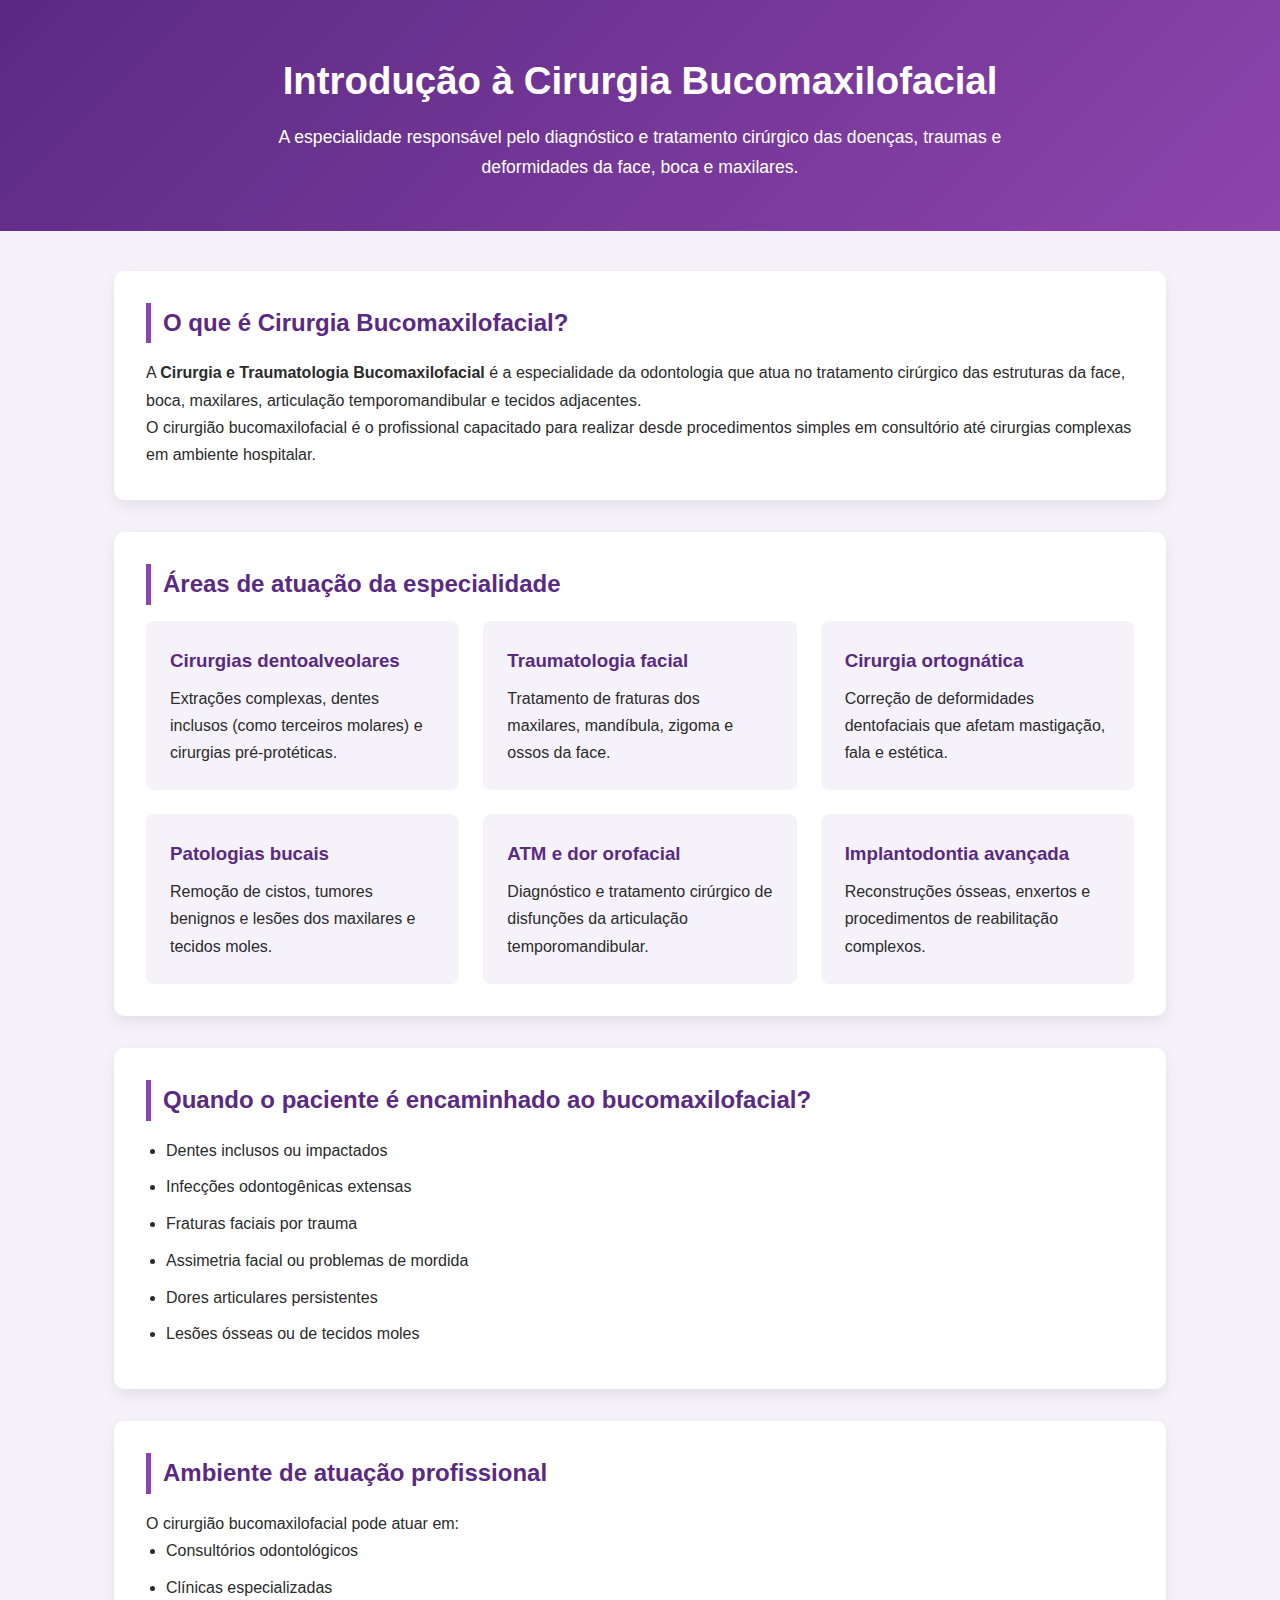
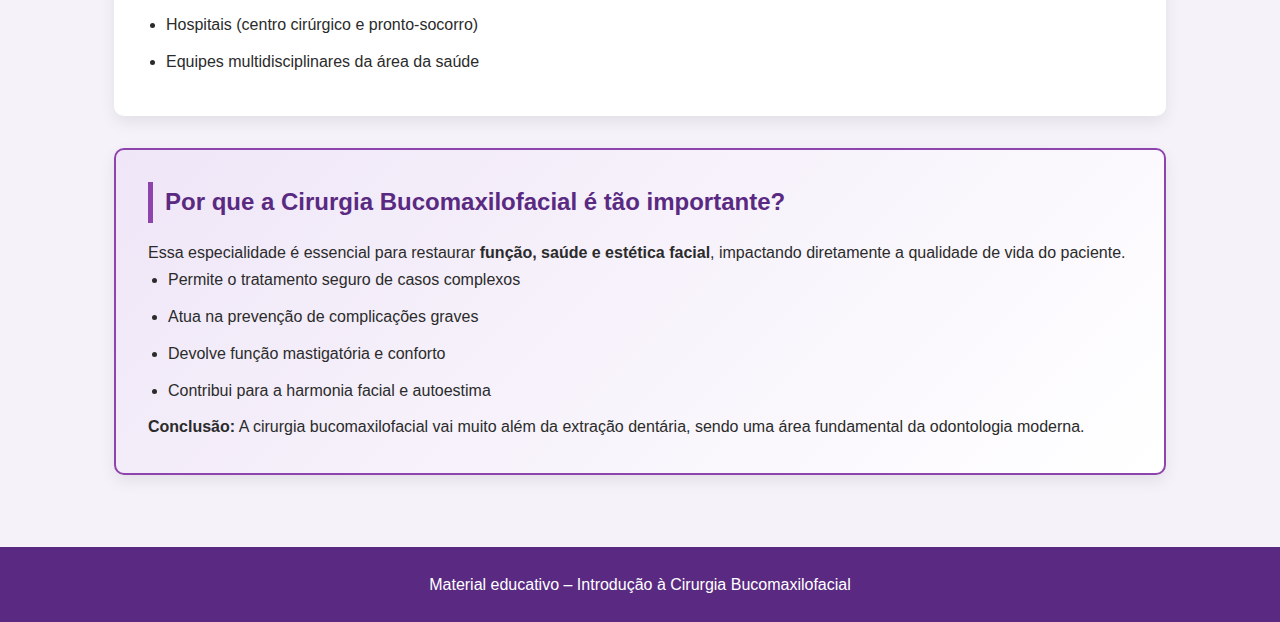
<file: Introdução buco.html>
<!DOCTYPE html>
<html lang="pt-BR">
<head>
<meta charset="UTF-8">
<meta name="viewport" content="width=device-width, initial-scale=1.0">
<title>Introdução à Cirurgia Bucomaxilofacial</title>

<style>
:root{
    --primary:#5a2a82;
    --secondary:#8e44ad;
    --light:#f6f2fa;
    --dark:#2b2b2b;
    --white:#ffffff;
}

*{
    margin:0;
    padding:0;
    box-sizing:border-box;
}

body{
    font-family: Arial, Helvetica, sans-serif;
    background:var(--light);
    color:var(--dark);
    line-height:1.7;
}

/* HEADER */
header{
    background:linear-gradient(135deg, var(--primary), var(--secondary));
    color:var(--white);
    padding:3rem 1.5rem;
    text-align:center;
}

header h1{
    font-size:2.4rem;
    margin-bottom:0.6rem;
}

header p{
    font-size:1.1rem;
    max-width:750px;
    margin:auto;
}

/* CONTAINER */
.container{
    max-width:1100px;
    margin:auto;
    padding:2.5rem 1.5rem;
}

/* SECTIONS */
section{
    background:var(--white);
    padding:2rem;
    margin-bottom:2rem;
    border-radius:10px;
    box-shadow:0 6px 16px rgba(0,0,0,0.08);
}

section h2{
    color:var(--primary);
    margin-bottom:1rem;
    border-left:5px solid var(--secondary);
    padding-left:12px;
}

/* GRID */
.grid{
    display:grid;
    grid-template-columns:repeat(auto-fit, minmax(260px,1fr));
    gap:1.5rem;
}

.card{
    background:var(--light);
    padding:1.5rem;
    border-radius:8px;
}

.card h3{
    color:var(--primary);
    margin-bottom:0.5rem;
}

/* LISTS */
ul, ol{
    margin-left:20px;
}

li{
    margin-bottom:0.6rem;
}

/* DESTAQUE */
.highlight{
    background:linear-gradient(135deg,#efe6f7,#ffffff);
    border:2px solid var(--secondary);
}

/* FOOTER */
footer{
    background:var(--primary);
    color:var(--white);
    text-align:center;
    padding:1.5rem;
}

/* RESPONSIVO */
@media(max-width:600px){
    header h1{
        font-size:1.9rem;
    }
}
</style>
</head>

<body>

<header>
    <h1>Introdução à Cirurgia Bucomaxilofacial</h1>
    <p>
        A especialidade responsável pelo diagnóstico e tratamento cirúrgico das doenças,
        traumas e deformidades da face, boca e maxilares.
    </p>
</header>

<div class="container">

<section>
    <h2>O que é Cirurgia Bucomaxilofacial?</h2>
    <p>
        A <strong>Cirurgia e Traumatologia Bucomaxilofacial</strong> é a especialidade da odontologia
        que atua no tratamento cirúrgico das estruturas da face, boca, maxilares,
        articulação temporomandibular e tecidos adjacentes.
    </p>
    <p>
        O cirurgião bucomaxilofacial é o profissional capacitado para realizar desde
        procedimentos simples em consultório até cirurgias complexas em ambiente hospitalar.
    </p>
</section>

<section>
    <h2>Áreas de atuação da especialidade</h2>
    <div class="grid">
        <div class="card">
            <h3>Cirurgias dentoalveolares</h3>
            <p>
                Extrações complexas, dentes inclusos (como terceiros molares) e cirurgias pré-protéticas.
            </p>
        </div>
        <div class="card">
            <h3>Traumatologia facial</h3>
            <p>
                Tratamento de fraturas dos maxilares, mandíbula, zigoma e ossos da face.
            </p>
        </div>
        <div class="card">
            <h3>Cirurgia ortognática</h3>
            <p>
                Correção de deformidades dentofaciais que afetam mastigação, fala e estética.
            </p>
        </div>
        <div class="card">
            <h3>Patologias bucais</h3>
            <p>
                Remoção de cistos, tumores benignos e lesões dos maxilares e tecidos moles.
            </p>
        </div>
        <div class="card">
            <h3>ATM e dor orofacial</h3>
            <p>
                Diagnóstico e tratamento cirúrgico de disfunções da articulação temporomandibular.
            </p>
        </div>
        <div class="card">
            <h3>Implantodontia avançada</h3>
            <p>
                Reconstruções ósseas, enxertos e procedimentos de reabilitação complexos.
            </p>
        </div>
    </div>
</section>

<section>
    <h2>Quando o paciente é encaminhado ao bucomaxilofacial?</h2>
    <ul>
        <li>Dentes inclusos ou impactados</li>
        <li>Infecções odontogênicas extensas</li>
        <li>Fraturas faciais por trauma</li>
        <li>Assimetria facial ou problemas de mordida</li>
        <li>Dores articulares persistentes</li>
        <li>Lesões ósseas ou de tecidos moles</li>
    </ul>
</section>

<section>
    <h2>Ambiente de atuação profissional</h2>
    <p>
        O cirurgião bucomaxilofacial pode atuar em:
    </p>
    <ul>
        <li>Consultórios odontológicos</li>
        <li>Clínicas especializadas</li>
        <li>Hospitais (centro cirúrgico e pronto-socorro)</li>
        <li>Equipes multidisciplinares da área da saúde</li>
    </ul>
</section>

<section class="highlight">
    <h2>Por que a Cirurgia Bucomaxilofacial é tão importante?</h2>
    <p>
        Essa especialidade é essencial para restaurar <strong>função, saúde e estética facial</strong>,
        impactando diretamente a qualidade de vida do paciente.
    </p>
    <ul>
        <li>Permite o tratamento seguro de casos complexos</li>
        <li>Atua na prevenção de complicações graves</li>
        <li>Devolve função mastigatória e conforto</li>
        <li>Contribui para a harmonia facial e autoestima</li>
    </ul>
    <p>
        <strong>Conclusão:</strong> A cirurgia bucomaxilofacial vai muito além da extração dentária,
        sendo uma área fundamental da odontologia moderna.
    </p>
</section>

</div>

<footer>
    <p>Material educativo – Introdução à Cirurgia Bucomaxilofacial</p>
</footer>

</body>
</html>
</file>
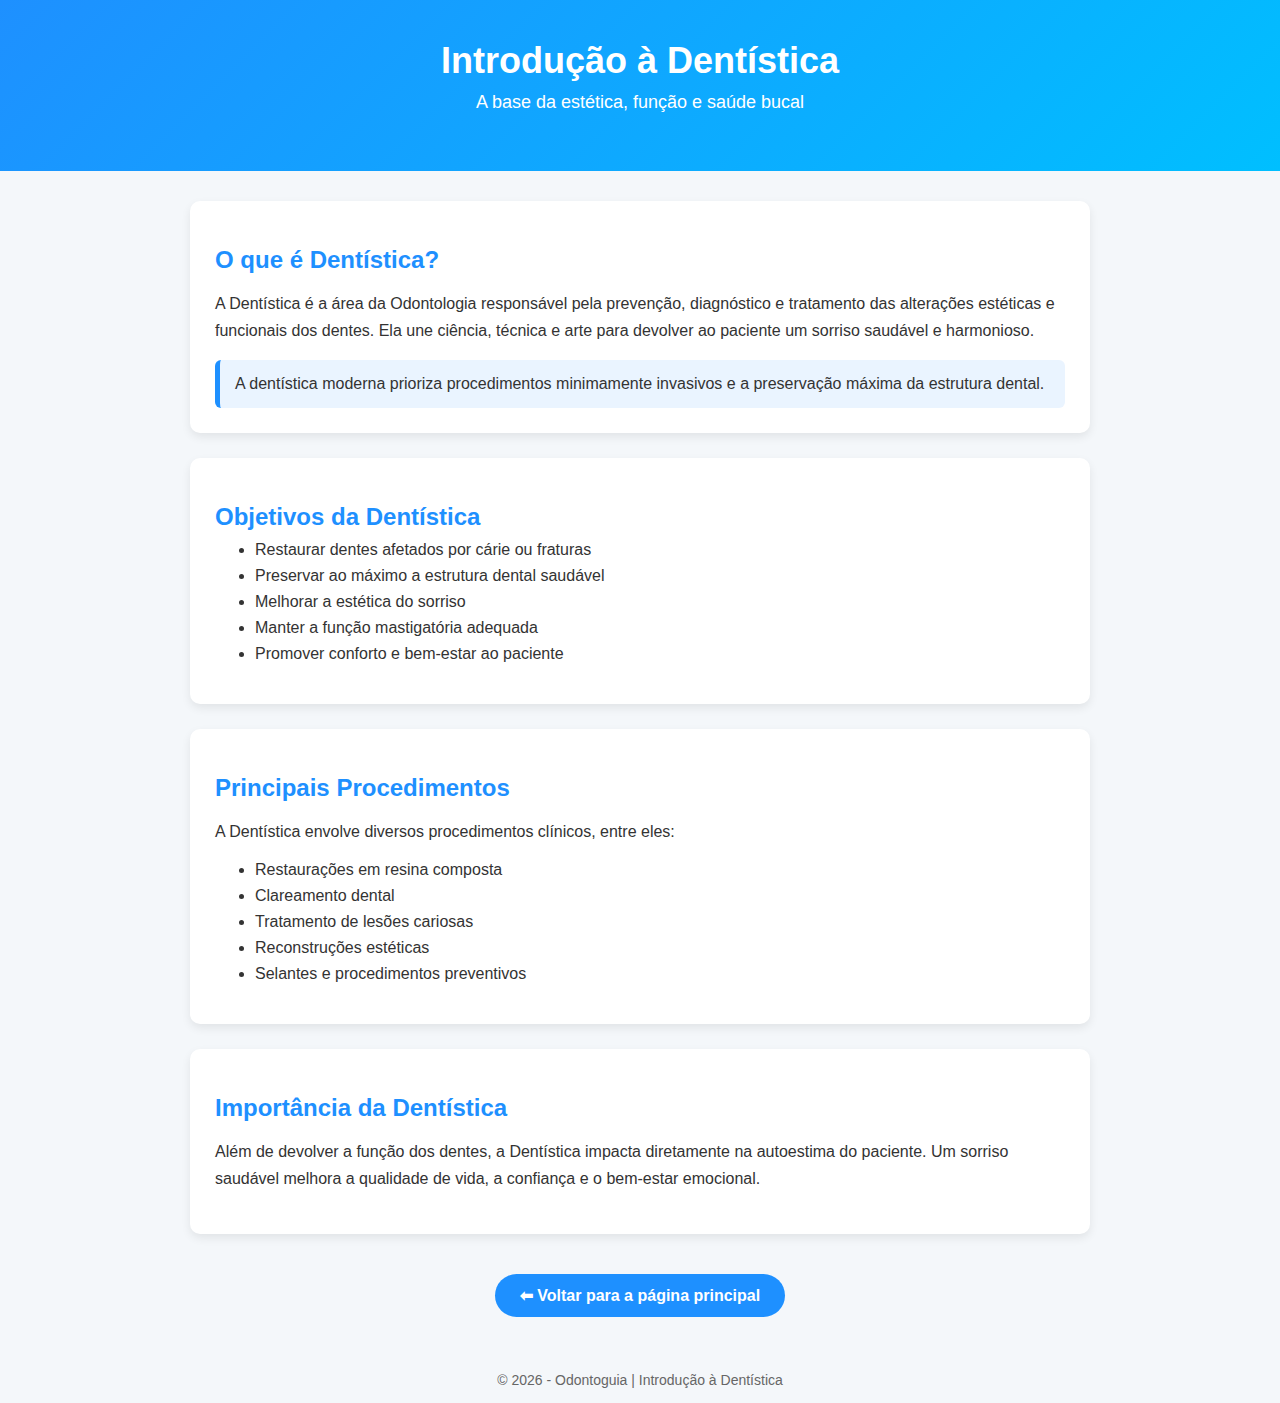
<file: introdução dent.html>
<!DOCTYPE html>
<html lang="pt-BR">
<head>
    <meta charset="UTF-8">
    <meta name="viewport" content="width=device-width, initial-scale=1.0">
    <title>Introdução à Dentística</title>

    <style>
        body {
            font-family: Arial, Helvetica, sans-serif;
            background-color: #f4f7fa;
            margin: 0;
            padding: 0;
            color: #333;
        }

        header {
            background: linear-gradient(135deg, #1e90ff, #00bfff);
            color: white;
            padding: 40px 20px;
            text-align: center;
        }

        header h1 {
            margin: 0;
            font-size: 36px;
        }

        header p {
            font-size: 18px;
            margin-top: 10px;
        }

        main {
            max-width: 900px;
            margin: auto;
            padding: 30px 20px;
        }

        section {
            background-color: white;
            padding: 25px;
            border-radius: 10px;
            margin-bottom: 25px;
            box-shadow: 0 4px 10px rgba(0,0,0,0.08);
        }

        section h2 {
            color: #1e90ff;
            margin-bottom: 10px;
        }

        section p {
            line-height: 1.7;
            font-size: 16px;
        }

        ul {
            margin-top: 10px;
        }

        ul li {
            margin-bottom: 8px;
            font-size: 16px;
        }

        .destaque {
            background-color: #eaf4ff;
            padding: 15px;
            border-left: 5px solid #1e90ff;
            border-radius: 6px;
            margin-top: 15px;
        }

        .botao-voltar {
            display: block;
            width: fit-content;
            margin: 40px auto 10px;
            padding: 12px 25px;
            background-color: #1e90ff;
            color: white;
            text-decoration: none;
            border-radius: 25px;
            font-weight: bold;
            transition: 0.3s;
        }

        .botao-voltar:hover {
            background-color: #0f6fd6;
        }

        footer {
            text-align: center;
            padding: 15px;
            font-size: 14px;
            color: #666;
        }
    </style>
</head>

<body>

<header>
    <h1>Introdução à Dentística</h1>
    <p>A base da estética, função e saúde bucal</p>
</header>

<main>

    <section>
        <h2>O que é Dentística?</h2>
        <p>
            A Dentística é a área da Odontologia responsável pela prevenção,
            diagnóstico e tratamento das alterações estéticas e funcionais
            dos dentes. Ela une ciência, técnica e arte para devolver ao
            paciente um sorriso saudável e harmonioso.
        </p>
        <div class="destaque">
            A dentística moderna prioriza procedimentos minimamente invasivos
            e a preservação máxima da estrutura dental.
        </div>
    </section>

    <section>
        <h2>Objetivos da Dentística</h2>
        <ul>
            <li>Restaurar dentes afetados por cárie ou fraturas</li>
            <li>Preservar ao máximo a estrutura dental saudável</li>
            <li>Melhorar a estética do sorriso</li>
            <li>Manter a função mastigatória adequada</li>
            <li>Promover conforto e bem-estar ao paciente</li>
        </ul>
    </section>

    <section>
        <h2>Principais Procedimentos</h2>
        <p>
            A Dentística envolve diversos procedimentos clínicos, entre eles:
        </p>
        <ul>
            <li>Restaurações em resina composta</li>
            <li>Clareamento dental</li>
            <li>Tratamento de lesões cariosas</li>
            <li>Reconstruções estéticas</li>
            <li>Selantes e procedimentos preventivos</li>
        </ul>
    </section>

    <section>
        <h2>Importância da Dentística</h2>
        <p>
            Além de devolver a função dos dentes, a Dentística impacta
            diretamente na autoestima do paciente. Um sorriso saudável
            melhora a qualidade de vida, a confiança e o bem-estar emocional.
        </p>
    </section>

    <a href="index.html" class="botao-voltar">⬅ Voltar para a página principal</a>

</main>

<footer>
    © 2026 - Odontoguia | Introdução à Dentística
</footer>

</body>
</html>
</file>
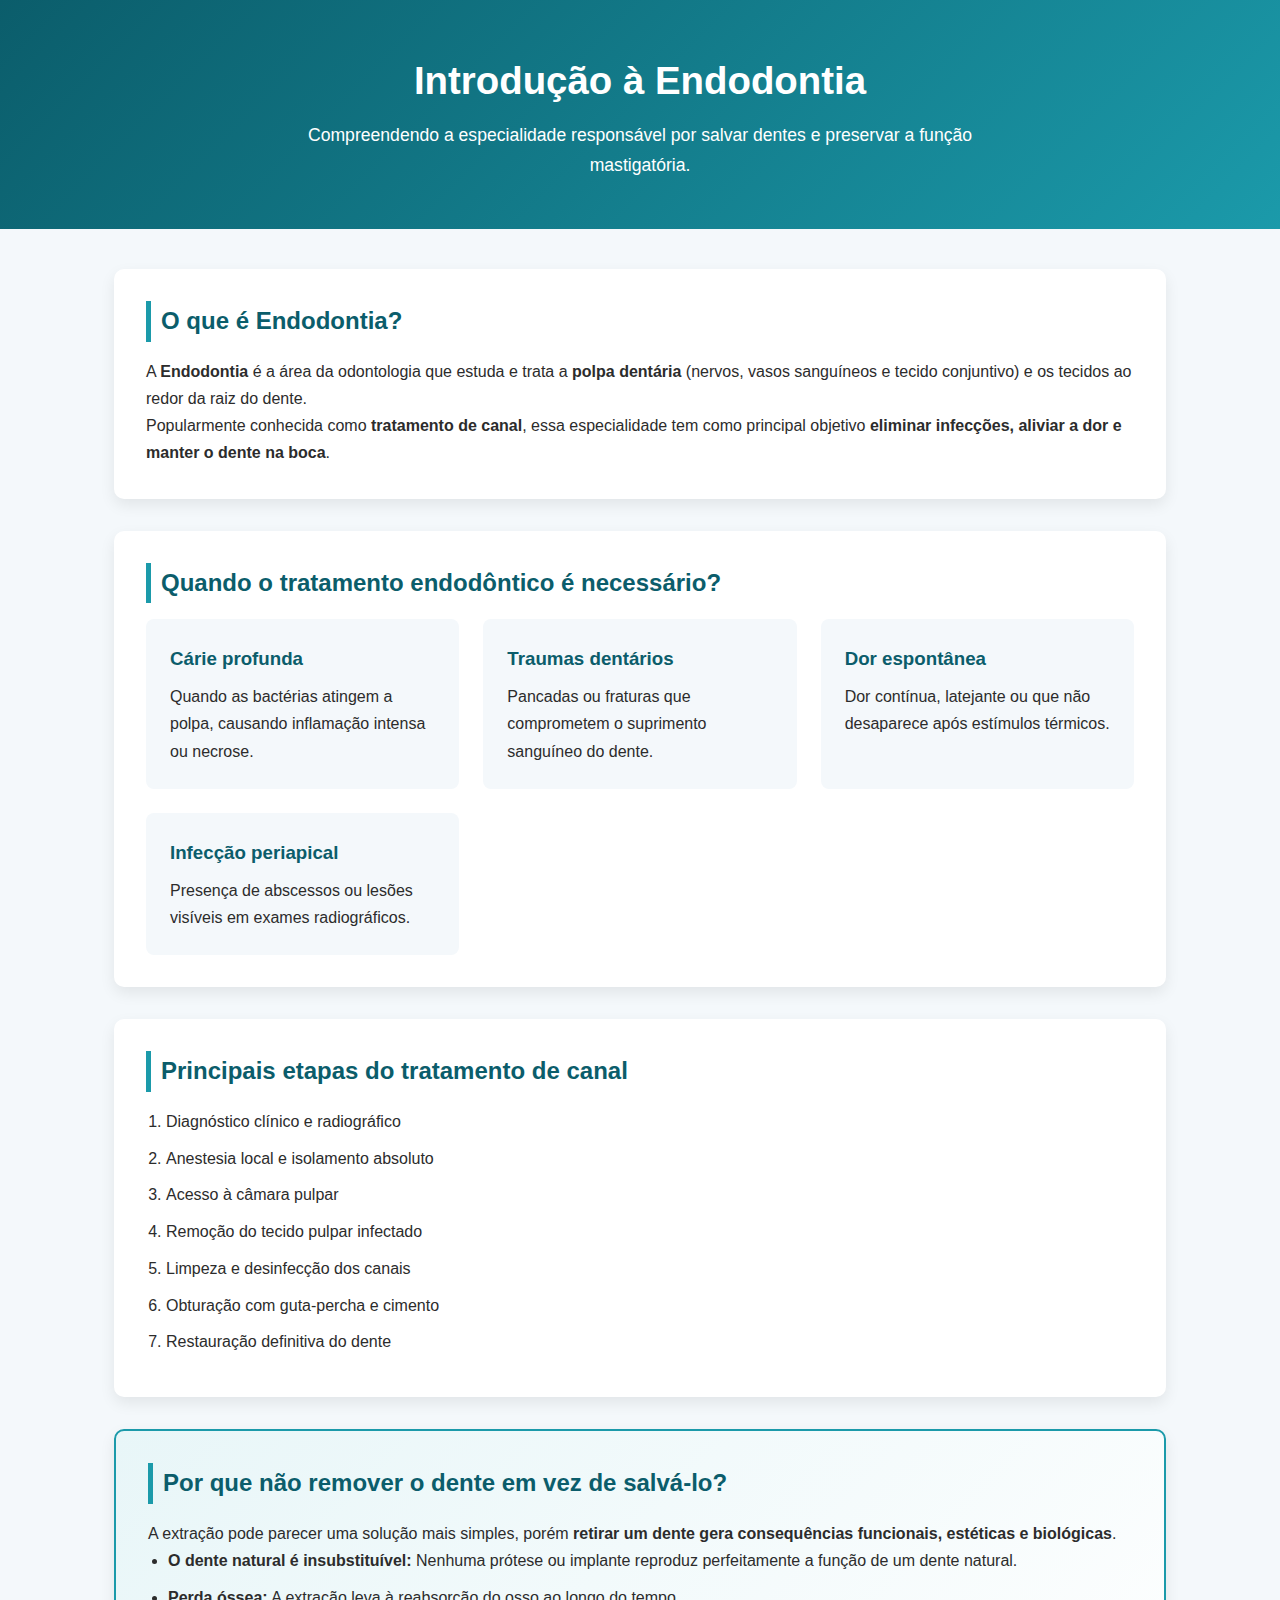
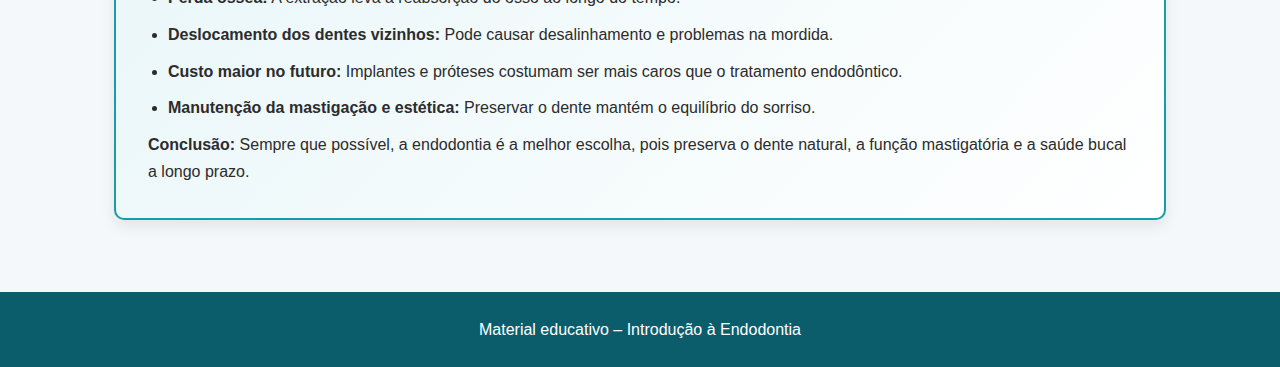
<file: Introdução Endodontia.html>
<!DOCTYPE html>
<html lang="pt-BR">
<head>
<meta charset="UTF-8">
<meta name="viewport" content="width=device-width, initial-scale=1.0">
<title>Introdução à Endodontia</title>

<style>
:root{
    --primary:#0b5d6b;
    --secondary:#1b9aaa;
    --light:#f4f8fb;
    --dark:#2c2c2c;
    --white:#ffffff;
}

*{
    margin:0;
    padding:0;
    box-sizing:border-box;
}

body{
    font-family: Arial, Helvetica, sans-serif;
    background:var(--light);
    color:var(--dark);
    line-height:1.7;
}

/* HEADER */
header{
    background:linear-gradient(135deg, var(--primary), var(--secondary));
    color:var(--white);
    padding:3rem 1rem;
    text-align:center;
}

header h1{
    font-size:2.4rem;
    margin-bottom:0.5rem;
}

header p{
    font-size:1.1rem;
    max-width:700px;
    margin:auto;
}

/* CONTAINER */
.container{
    max-width:1100px;
    margin:auto;
    padding:2.5rem 1.5rem;
}

/* SECTIONS */
section{
    background:var(--white);
    padding:2rem;
    margin-bottom:2rem;
    border-radius:10px;
    box-shadow:0 6px 15px rgba(0,0,0,0.08);
}

section h2{
    color:var(--primary);
    margin-bottom:1rem;
    border-left:5px solid var(--secondary);
    padding-left:10px;
}

/* GRID */
.grid{
    display:grid;
    grid-template-columns:repeat(auto-fit, minmax(250px,1fr));
    gap:1.5rem;
}

.card{
    background:var(--light);
    padding:1.5rem;
    border-radius:8px;
}

.card h3{
    color:var(--primary);
    margin-bottom:0.5rem;
}

/* LISTS */
ul, ol{
    margin-left:20px;
}

li{
    margin-bottom:0.6rem;
}

/* HIGHLIGHT SECTION */
.highlight{
    background:linear-gradient(135deg,#e8f6f8,#ffffff);
    border:2px solid var(--secondary);
}

/* FOOTER */
footer{
    background:var(--primary);
    color:var(--white);
    text-align:center;
    padding:1.5rem;
}

/* RESPONSIVE */
@media(max-width:600px){
    header h1{
        font-size:1.9rem;
    }
}
</style>
</head>

<body>

<header>
    <h1>Introdução à Endodontia</h1>
    <p>Compreendendo a especialidade responsável por salvar dentes e preservar a função mastigatória.</p>
</header>

<div class="container">

<section>
    <h2>O que é Endodontia?</h2>
    <p>
        A <strong>Endodontia</strong> é a área da odontologia que estuda e trata a <strong>polpa dentária</strong>
        (nervos, vasos sanguíneos e tecido conjuntivo) e os tecidos ao redor da raiz do dente.
    </p>
    <p>
        Popularmente conhecida como <strong>tratamento de canal</strong>, essa especialidade tem como principal
        objetivo <strong>eliminar infecções, aliviar a dor e manter o dente na boca</strong>.
    </p>
</section>

<section>
    <h2>Quando o tratamento endodôntico é necessário?</h2>
    <div class="grid">
        <div class="card">
            <h3>Cárie profunda</h3>
            <p>
                Quando as bactérias atingem a polpa, causando inflamação intensa ou necrose.
            </p>
        </div>
        <div class="card">
            <h3>Traumas dentários</h3>
            <p>
                Pancadas ou fraturas que comprometem o suprimento sanguíneo do dente.
            </p>
        </div>
        <div class="card">
            <h3>Dor espontânea</h3>
            <p>
                Dor contínua, latejante ou que não desaparece após estímulos térmicos.
            </p>
        </div>
        <div class="card">
            <h3>Infecção periapical</h3>
            <p>
                Presença de abscessos ou lesões visíveis em exames radiográficos.
            </p>
        </div>
    </div>
</section>

<section>
    <h2>Principais etapas do tratamento de canal</h2>
    <ol>
        <li>Diagnóstico clínico e radiográfico</li>
        <li>Anestesia local e isolamento absoluto</li>
        <li>Acesso à câmara pulpar</li>
        <li>Remoção do tecido pulpar infectado</li>
        <li>Limpeza e desinfecção dos canais</li>
        <li>Obturação com guta-percha e cimento</li>
        <li>Restauração definitiva do dente</li>
    </ol>
</section>

<section class="highlight">
    <h2>Por que não remover o dente em vez de salvá-lo?</h2>

    <p>
        A extração pode parecer uma solução mais simples, porém <strong>retirar um dente gera consequências
        funcionais, estéticas e biológicas</strong>.
    </p>

    <ul>
        <li>
            <strong>O dente natural é insubstituível:</strong> Nenhuma prótese ou implante reproduz
            perfeitamente a função de um dente natural.
        </li>
        <li>
            <strong>Perda óssea:</strong> A extração leva à reabsorção do osso ao longo do tempo.
        </li>
        <li>
            <strong>Deslocamento dos dentes vizinhos:</strong> Pode causar desalinhamento e problemas na mordida.
        </li>
        <li>
            <strong>Custo maior no futuro:</strong> Implantes e próteses costumam ser mais caros que o tratamento endodôntico.
        </li>
        <li>
            <strong>Manutenção da mastigação e estética:</strong> Preservar o dente mantém o equilíbrio do sorriso.
        </li>
    </ul>

    <p>
        <strong>Conclusão:</strong> Sempre que possível, a endodontia é a melhor escolha,
        pois preserva o dente natural, a função mastigatória e a saúde bucal a longo prazo.
    </p>
</section>

</div>

<footer>
    <p>Material educativo – Introdução à Endodontia</p>
</footer>

</body>
</html>
</file>
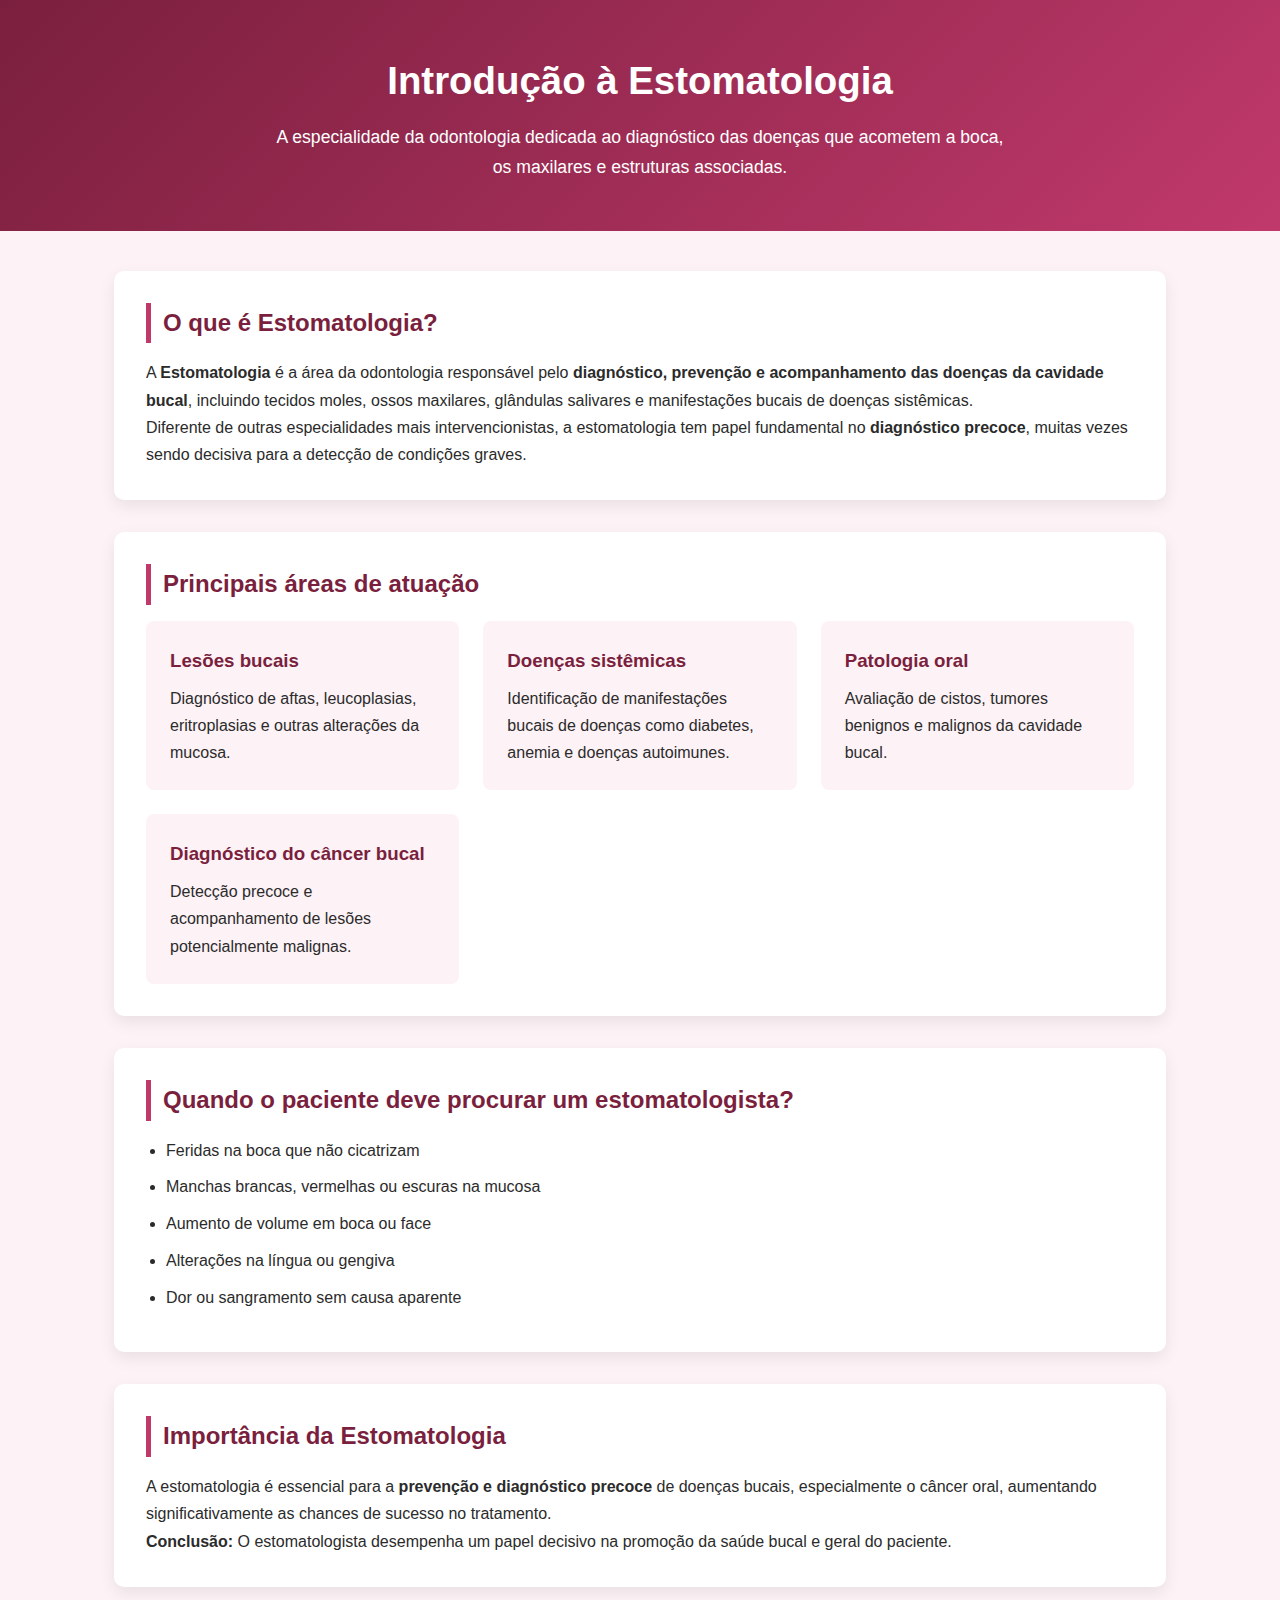
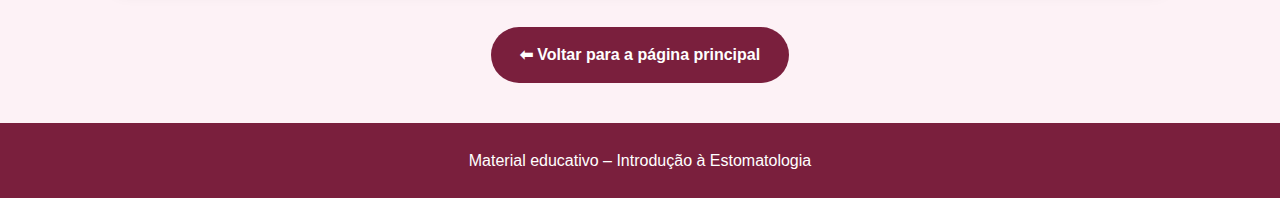
<file: Introdução estomato.html>
<!DOCTYPE html>
<html lang="pt-BR">
<head>
<meta charset="UTF-8">
<meta name="viewport" content="width=device-width, initial-scale=1.0">
<title>Introdução à Estomatologia</title>

<style>
:root{
    --primary:#7a1f3d;
    --secondary:#c0396b;
    --light:#fdf2f6;
    --dark:#2b2b2b;
    --white:#ffffff;
}

*{
    margin:0;
    padding:0;
    box-sizing:border-box;
}

body{
    font-family: Arial, Helvetica, sans-serif;
    background:var(--light);
    color:var(--dark);
    line-height:1.7;
}

/* HEADER */
header{
    background:linear-gradient(135deg, var(--primary), var(--secondary));
    color:var(--white);
    padding:3rem 1.5rem;
    text-align:center;
}

header h1{
    font-size:2.4rem;
    margin-bottom:0.6rem;
}

header p{
    font-size:1.1rem;
    max-width:750px;
    margin:auto;
}

/* CONTAINER */
.container{
    max-width:1100px;
    margin:auto;
    padding:2.5rem 1.5rem;
}

/* SECTIONS */
section{
    background:var(--white);
    padding:2rem;
    margin-bottom:2rem;
    border-radius:10px;
    box-shadow:0 6px 16px rgba(0,0,0,0.08);
}

section h2{
    color:var(--primary);
    margin-bottom:1rem;
    border-left:5px solid var(--secondary);
    padding-left:12px;
}

/* GRID */
.grid{
    display:grid;
    grid-template-columns:repeat(auto-fit, minmax(260px,1fr));
    gap:1.5rem;
}

.card{
    background:var(--light);
    padding:1.5rem;
    border-radius:8px;
}

.card h3{
    color:var(--primary);
    margin-bottom:0.5rem;
}

/* LISTS */
ul{
    margin-left:20px;
}

li{
    margin-bottom:0.6rem;
}

/* BOTÃO */
.back{
    text-align:center;
    margin-top:2.5rem;
}

.back a{
    display:inline-block;
    text-decoration:none;
    background:var(--primary);
    color:var(--white);
    padding:0.9rem 1.8rem;
    border-radius:30px;
    font-weight:bold;
    transition:0.3s;
}

.back a:hover{
    background:var(--secondary);
}

/* FOOTER */
footer{
    background:var(--primary);
    color:var(--white);
    text-align:center;
    padding:1.5rem;
}

/* RESPONSIVO */
@media(max-width:600px){
    header h1{
        font-size:1.9rem;
    }
}
</style>
</head>

<body>

<header>
    <h1>Introdução à Estomatologia</h1>
    <p>
        A especialidade da odontologia dedicada ao diagnóstico das doenças que acometem
        a boca, os maxilares e estruturas associadas.
    </p>
</header>

<div class="container">

<section>
    <h2>O que é Estomatologia?</h2>
    <p>
        A <strong>Estomatologia</strong> é a área da odontologia responsável pelo
        <strong>diagnóstico, prevenção e acompanhamento das doenças da cavidade bucal</strong>,
        incluindo tecidos moles, ossos maxilares, glândulas salivares e manifestações bucais
        de doenças sistêmicas.
    </p>
    <p>
        Diferente de outras especialidades mais intervencionistas, a estomatologia
        tem papel fundamental no <strong>diagnóstico precoce</strong>, muitas vezes
        sendo decisiva para a detecção de condições graves.
    </p>
</section>

<section>
    <h2>Principais áreas de atuação</h2>
    <div class="grid">
        <div class="card">
            <h3>Lesões bucais</h3>
            <p>
                Diagnóstico de aftas, leucoplasias, eritroplasias e outras alterações da mucosa.
            </p>
        </div>
        <div class="card">
            <h3>Doenças sistêmicas</h3>
            <p>
                Identificação de manifestações bucais de doenças como diabetes,
                anemia e doenças autoimunes.
            </p>
        </div>
        <div class="card">
            <h3>Patologia oral</h3>
            <p>
                Avaliação de cistos, tumores benignos e malignos da cavidade bucal.
            </p>
        </div>
        <div class="card">
            <h3>Diagnóstico do câncer bucal</h3>
            <p>
                Detecção precoce e acompanhamento de lesões potencialmente malignas.
            </p>
        </div>
    </div>
</section>

<section>
    <h2>Quando o paciente deve procurar um estomatologista?</h2>
    <ul>
        <li>Feridas na boca que não cicatrizam</li>
        <li>Manchas brancas, vermelhas ou escuras na mucosa</li>
        <li>Aumento de volume em boca ou face</li>
        <li>Alterações na língua ou gengiva</li>
        <li>Dor ou sangramento sem causa aparente</li>
    </ul>
</section>

<section>
    <h2>Importância da Estomatologia</h2>
    <p>
        A estomatologia é essencial para a <strong>prevenção e diagnóstico precoce</strong>
        de doenças bucais, especialmente o câncer oral, aumentando significativamente
        as chances de sucesso no tratamento.
    </p>
    <p>
        <strong>Conclusão:</strong> O estomatologista desempenha um papel decisivo
        na promoção da saúde bucal e geral do paciente.
    </p>
</section>

<div class="back">
    <a href="index.html">⬅ Voltar para a página principal</a>
</div>

</div>

<footer>
    <p>Material educativo – Introdução à Estomatologia</p>
</footer>

</body>
</html>
</file>
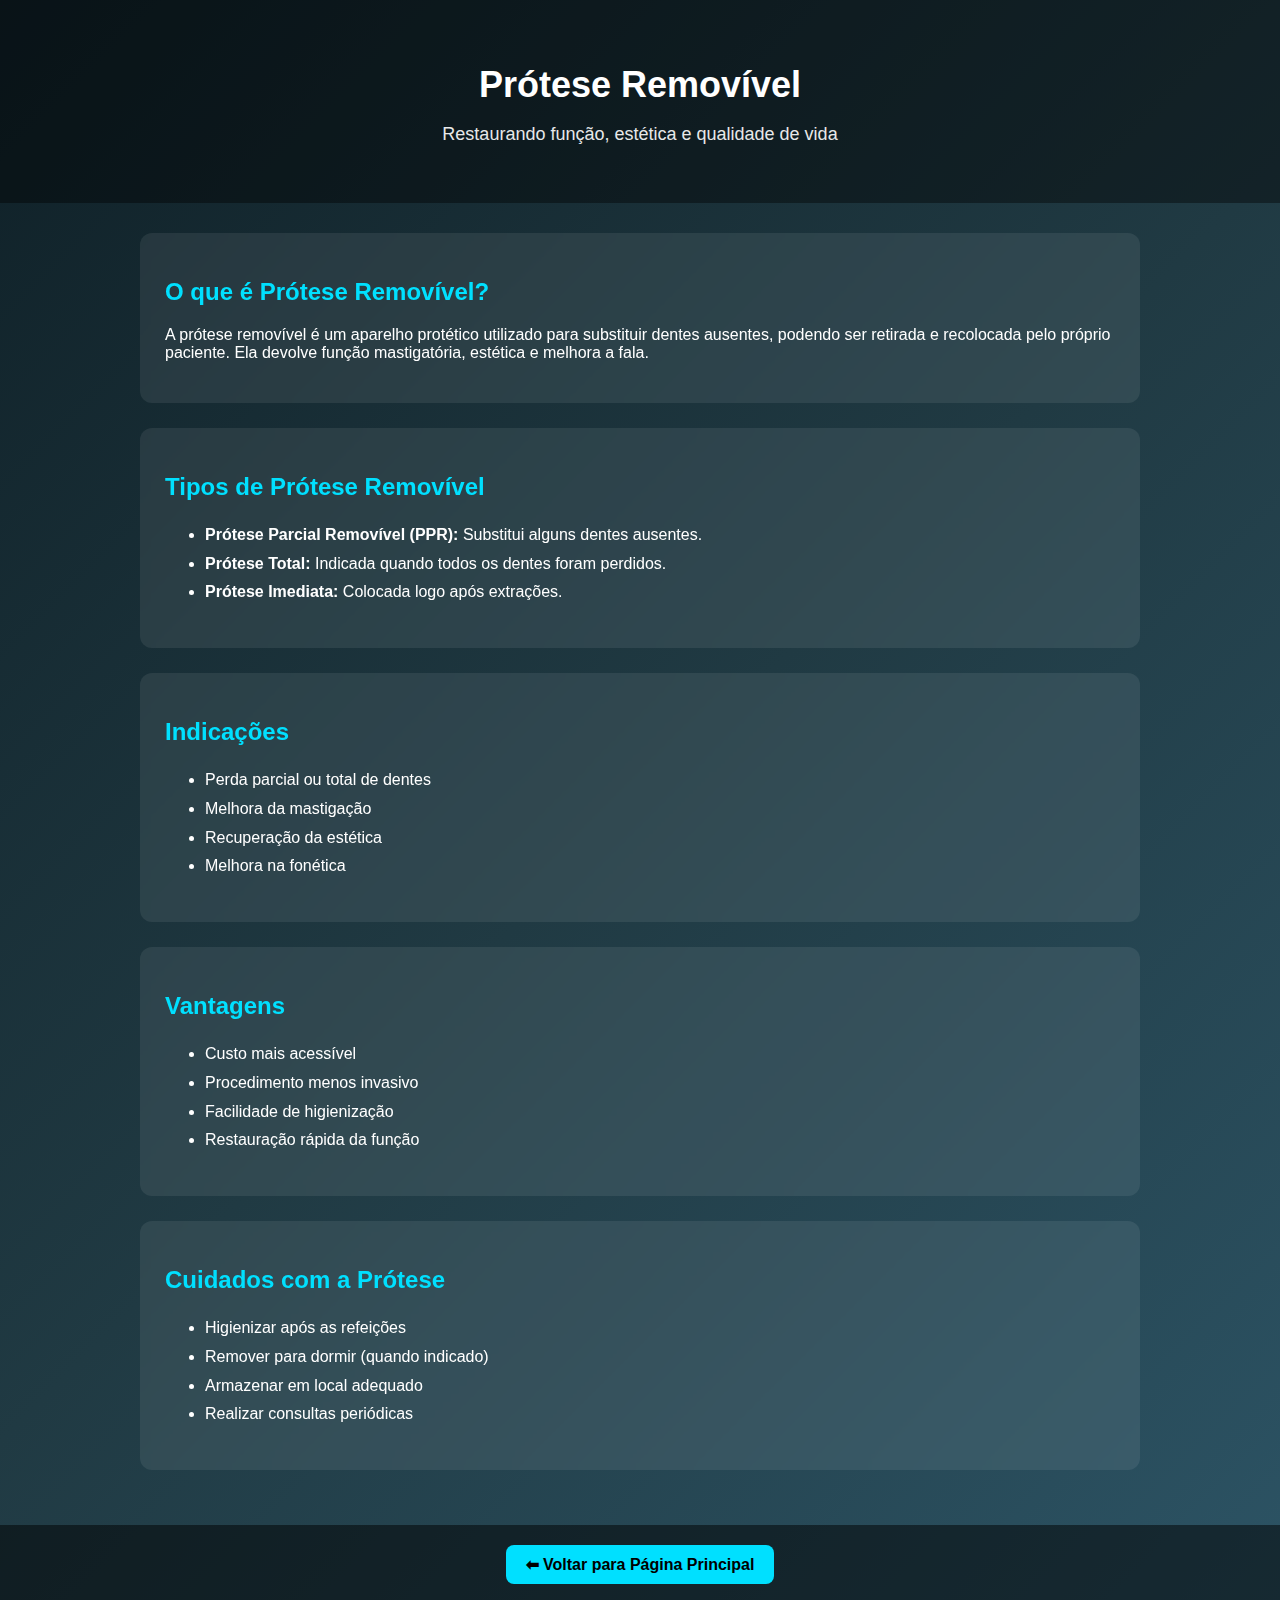
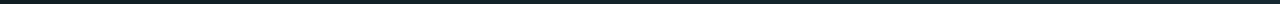
<file: Introdução protese r.html>
<!DOCTYPE html>
<html lang="pt-BR">
<head>
    <meta charset="UTF-8">
    <title>Introdução à Prótese Removível</title>
    <meta name="viewport" content="width=device-width, initial-scale=1.0">

    <style>
        body {
            font-family: Arial, sans-serif;
            margin: 0;
            padding: 0;
            background: linear-gradient(135deg, #0f2027, #203a43, #2c5364);
            color: white;
        }

        header {
            text-align: center;
            padding: 40px 20px;
            background-color: rgba(0,0,0,0.4);
        }

        header h1 {
            font-size: 36px;
            margin-bottom: 10px;
        }

        header p {
            font-size: 18px;
            opacity: 0.9;
        }

        .container {
            max-width: 1000px;
            margin: auto;
            padding: 30px;
        }

        .card {
            background-color: rgba(255,255,255,0.08);
            padding: 25px;
            margin-bottom: 25px;
            border-radius: 12px;
            backdrop-filter: blur(5px);
            transition: 0.3s;
        }

        .card:hover {
            transform: scale(1.02);
        }

        h2 {
            color: #00e0ff;
        }

        ul {
            line-height: 1.8;
        }

        footer {
            text-align: center;
            padding: 20px;
            background-color: rgba(0,0,0,0.5);
        }

        .botao-voltar {
            display: inline-block;
            padding: 10px 20px;
            background-color: #00e0ff;
            color: black;
            text-decoration: none;
            border-radius: 8px;
            font-weight: bold;
            transition: 0.3s;
        }

        .botao-voltar:hover {
            background-color: white;
        }
    </style>
</head>

<body>

<header>
    <h1>Prótese Removível</h1>
    <p>Restaurando função, estética e qualidade de vida</p>
</header>

<div class="container">

    <div class="card">
        <h2>O que é Prótese Removível?</h2>
        <p>
            A prótese removível é um aparelho protético utilizado para substituir dentes ausentes, 
            podendo ser retirada e recolocada pelo próprio paciente. 
            Ela devolve função mastigatória, estética e melhora a fala.
        </p>
    </div>

    <div class="card">
        <h2>Tipos de Prótese Removível</h2>
        <ul>
            <li><strong>Prótese Parcial Removível (PPR):</strong> Substitui alguns dentes ausentes.</li>
            <li><strong>Prótese Total:</strong> Indicada quando todos os dentes foram perdidos.</li>
            <li><strong>Prótese Imediata:</strong> Colocada logo após extrações.</li>
        </ul>
    </div>

    <div class="card">
        <h2>Indicações</h2>
        <ul>
            <li>Perda parcial ou total de dentes</li>
            <li>Melhora da mastigação</li>
            <li>Recuperação da estética</li>
            <li>Melhora na fonética</li>
        </ul>
    </div>

    <div class="card">
        <h2>Vantagens</h2>
        <ul>
            <li>Custo mais acessível</li>
            <li>Procedimento menos invasivo</li>
            <li>Facilidade de higienização</li>
            <li>Restauração rápida da função</li>
        </ul>
    </div>

    <div class="card">
        <h2>Cuidados com a Prótese</h2>
        <ul>
            <li>Higienizar após as refeições</li>
            <li>Remover para dormir (quando indicado)</li>
            <li>Armazenar em local adequado</li>
            <li>Realizar consultas periódicas</li>
        </ul>
    </div>

</div>

<footer>
    <a href="index.html" class="botao-voltar">⬅ Voltar para Página Principal</a>
</footer>

</body>
</html>
</file>
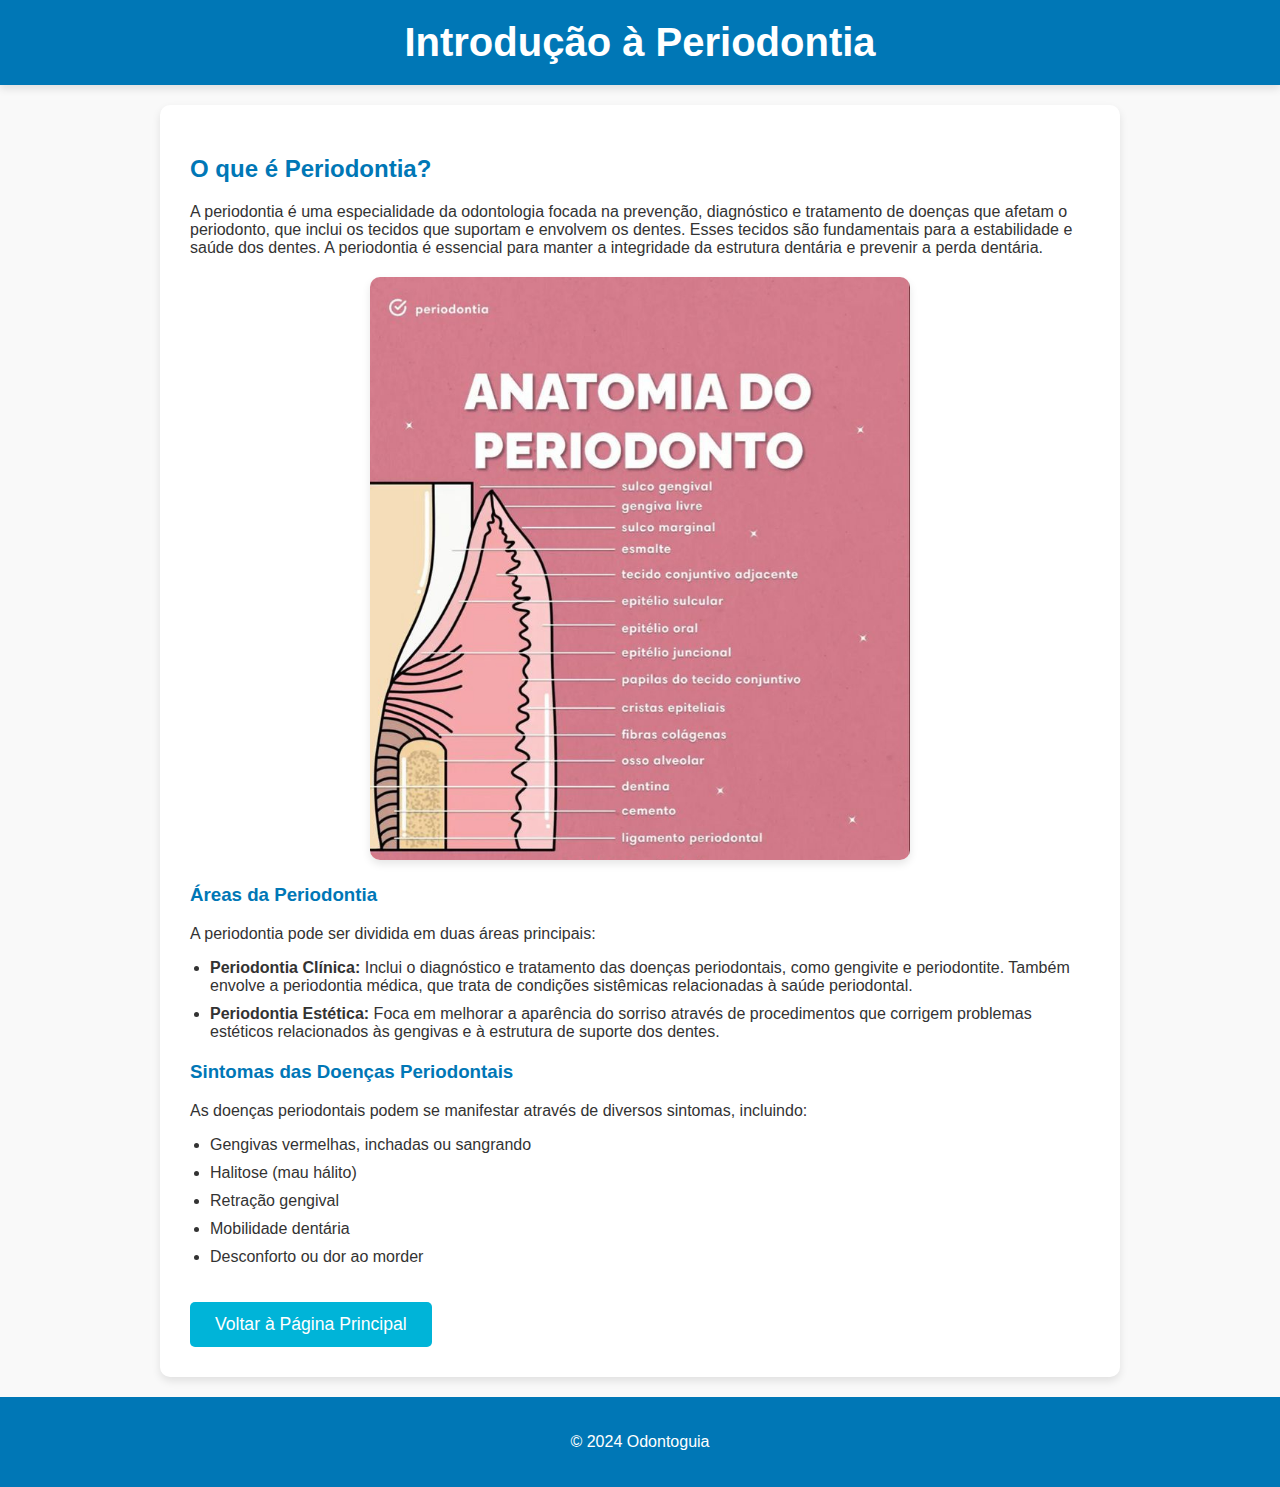
<file: Introdução.perio.html>
<!DOCTYPE html>
<html lang="pt-BR">
<head>
    <meta charset="UTF-8">
    <meta name="viewport" content="width=device-width, initial-scale=1.0">
    <title>Introdução à Periodontia</title>
    <style>
        body {
            font-family: Arial, sans-serif;
            text-align: center;
            background-color: #f9f9f9;
            margin: 0;
            padding: 0;
            color: #333;
        }

        header {
            background-color: #0077b6;
            color: white;
            padding: 20px;
            box-shadow: 0 4px 8px rgba(0, 0, 0, 0.1);
        }

        header h1 {
            margin: 0;
            font-size: 2.5em;
        }

        main {
            max-width: 900px;
            margin: 20px auto;
            background-color: white;
            padding: 30px;
            border-radius: 10px;
            box-shadow: 0 4px 8px rgba(0, 0, 0, 0.1);
            text-align: left;
        }

        footer {
            background-color: #0077b6;
            color: white;
            padding: 20px;
            position: relative;
        }

        .back-link {
            display: inline-block;
            padding: 12px 25px;
            background-color: #00b4d8;
            color: white;
            text-decoration: none;
            border-radius: 5px;
            font-size: 1.1em;
            margin-top: 20px;
            transition: background-color 0.3s ease;
        }

        .back-link:hover {
            background-color: #0096c7;
        }

        h2, h3 {
            color: #0077b6;
            margin-top: 20px;
        }

        .image-container {
            text-align: center;
            margin: 20px 0;
        }

        .image-container img {
            max-width: 60%; /* Ajuste a largura máxima da imagem */
            height: auto;
            border-radius: 10px;
            box-shadow: 0 4px 8px rgba(0, 0, 0, 0.1);
        }

        ul {
            list-style-type: disc;
            padding-left: 20px;
        }

        ul li {
            margin-bottom: 10px;
        }
    </style>
</head>
<body>
    <header>
        <h1>Introdução à Periodontia</h1>
    </header>

    <main>
        <h2>O que é Periodontia?</h2>
        <p>A periodontia é uma especialidade da odontologia focada na prevenção, diagnóstico e tratamento de doenças que afetam o periodonto, que inclui os tecidos que suportam e envolvem os dentes. Esses tecidos são fundamentais para a estabilidade e saúde dos dentes. A periodontia é essencial para manter a integridade da estrutura dentária e prevenir a perda dentária.</p>
        
        <div class="image-container">
            <img src="gengiva.jpeg" alt="Imagem sobre a anatomia do periodonto">
        </div>

        <h3>Áreas da Periodontia</h3>
        <p>A periodontia pode ser dividida em duas áreas principais:</p>
        <ul>
            <li><strong>Periodontia Clínica:</strong> Inclui o diagnóstico e tratamento das doenças periodontais, como gengivite e periodontite. Também envolve a periodontia médica, que trata de condições sistêmicas relacionadas à saúde periodontal.</li>
            <li><strong>Periodontia Estética:</strong> Foca em melhorar a aparência do sorriso através de procedimentos que corrigem problemas estéticos relacionados às gengivas e à estrutura de suporte dos dentes.</li>
        </ul>

        <h3>Sintomas das Doenças Periodontais</h3>
        <p>As doenças periodontais podem se manifestar através de diversos sintomas, incluindo:</p>
        <ul>
            <li>Gengivas vermelhas, inchadas ou sangrando</li>
            <li>Halitose (mau hálito)</li>
            <li>Retração gengival</li>
            <li>Mobilidade dentária</li>
            <li>Desconforto ou dor ao morder</li>
        </ul>

        <a href="index.html" class="back-link">Voltar à Página Principal</a>
    </main>

    <footer>
        <p>&copy; 2024 Odontoguia</p>
    </footer>
</body>
</html>
</file>
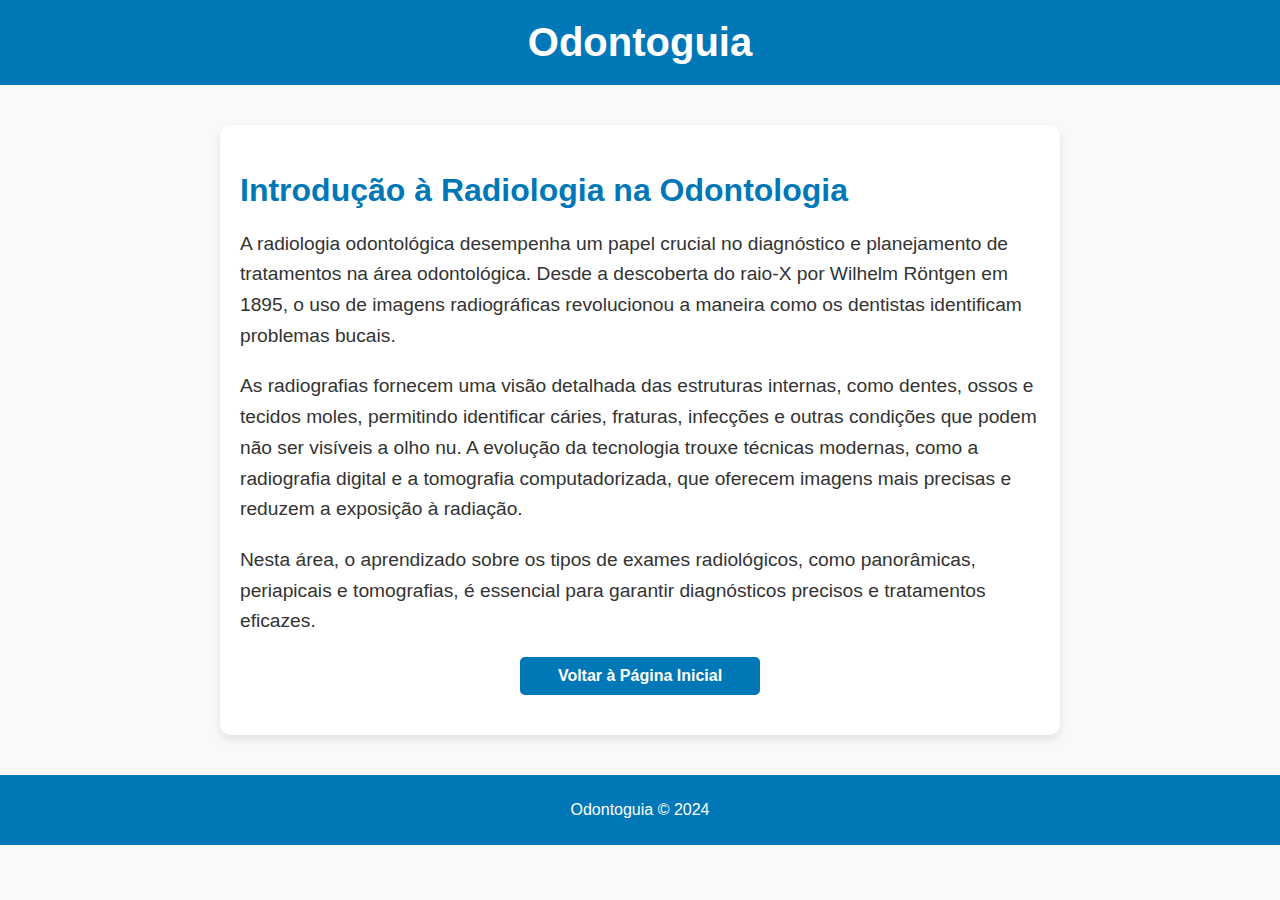
<file: introradio.html>
<!DOCTYPE html>
<html lang="pt-BR">
<head>
    <meta charset="UTF-8">
    <meta name="viewport" content="width=device-width, initial-scale=1.0">
    <title>Introdução à Radiologia na Odontologia</title>
    <style>
        body {
            font-family: Arial, sans-serif;
            background-color: #f9f9f9;
            color: #333;
            margin: 0;
            padding: 0;
        }

        header {
            background-color: #0077b6;
            color: white;
            padding: 20px;
            text-align: center;
        }

        header h1 {
            margin: 0;
            font-size: 2.5em;
        }

        main {
            max-width: 800px;
            margin: 40px auto;
            padding: 20px;
            background-color: white;
            box-shadow: 0 4px 8px rgba(0, 0, 0, 0.1);
            border-radius: 10px;
        }

        main h2 {
            font-size: 2em;
            color: #0077b6;
            margin-bottom: 20px;
        }

        main p {
            font-size: 1.2em;
            line-height: 1.6;
            margin-bottom: 20px;
        }

        .back-button {
            display: block;
            width: 200px;
            margin: 20px auto;
            text-align: center;
            text-decoration: none;
            background-color: #0077b6;
            color: white;
            padding: 10px 20px;
            border-radius: 5px;
            font-weight: bold;
            transition: background-color 0.3s ease;
        }

        .back-button:hover {
            background-color: #005f8a;
        }

        footer {
            text-align: center;
            margin-top: 40px;
            padding: 10px;
            background-color: #0077b6;
            color: white;
        }
    </style>
</head>
<body>
    <header>
        <h1>Odontoguia</h1>
    </header>
    <main>
        <h2>Introdução à Radiologia na Odontologia</h2>
        <p>
            A radiologia odontológica desempenha um papel crucial no diagnóstico e planejamento de tratamentos 
            na área odontológica. Desde a descoberta do raio-X por Wilhelm Röntgen em 1895, o uso de imagens 
            radiográficas revolucionou a maneira como os dentistas identificam problemas bucais.
        </p>
        <p>
            As radiografias fornecem uma visão detalhada das estruturas internas, como dentes, ossos e tecidos 
            moles, permitindo identificar cáries, fraturas, infecções e outras condições que podem não ser visíveis 
            a olho nu. A evolução da tecnologia trouxe técnicas modernas, como a radiografia digital e a tomografia 
            computadorizada, que oferecem imagens mais precisas e reduzem a exposição à radiação.
        </p>
        <p>
            Nesta área, o aprendizado sobre os tipos de exames radiológicos, como panorâmicas, periapicais e 
            tomografias, é essencial para garantir diagnósticos precisos e tratamentos eficazes.
        </p>
        <a href="index.html" class="back-button">Voltar à Página Inicial</a>
    </main>
    <footer>
        <p>Odontoguia © 2024</p>
    </footer>
</body>
</html>
</file>
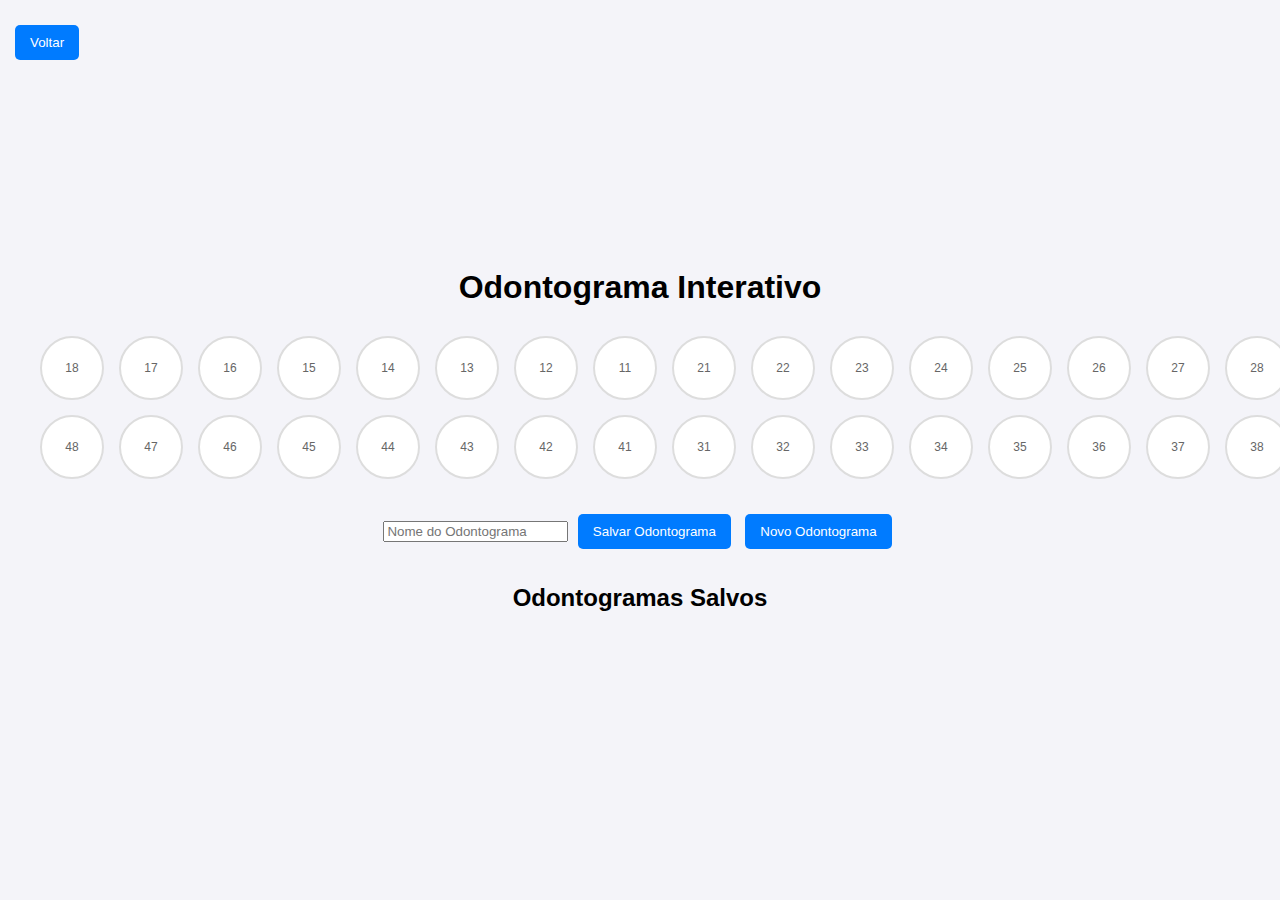
<file: odontograma.html>
<!DOCTYPE html>
<html lang="pt-BR">
<head>
    <meta charset="UTF-8">
    <meta name="viewport" content="width=device-width, initial-scale=1.0">
    <title>Odontograma Interativo</title>
    <style>
        body {
            font-family: Arial, sans-serif;
            background-color: #f4f4f9;
            margin: 0;
            padding: 0;
            display: flex;
            justify-content: center;
            align-items: center;
            height: 100vh;
        }

        .container {
            max-width: 1200px;
            margin: 20px auto;
            padding: 20px;
            text-align: center;
        }

        h1 {
            margin-top: 10px;
            font-size: 2rem;
        }

        .odontograma {
            display: grid;
            grid-template-columns: repeat(16, 1fr);
            gap: 15px;
            justify-items: center;
            margin: 30px 0;
            max-width: 1200px;
            width: 100%;
            margin-left: auto;
            margin-right: auto;
        }

        .tooth {
            width: 60px;
            height: 60px;
            border: 2px solid #ddd;
            border-radius: 50%;
            background-color: #fff;
            display: flex;
            justify-content: center;
            align-items: center;
            cursor: pointer;
            position: relative;
        }

        .tooth-number {
            font-size: 12px;
            color: #666;
        }

        .tooth.excluded {
            background-color: #f8d7da;
            border-color: #dc3545;
        }

        .actions, .back-button {
            margin: 10px 0;
        }

        button {
            padding: 10px 15px;
            margin: 5px;
            background-color: #007bff;
            color: white;
            border: none;
            border-radius: 5px;
            cursor: pointer;
        }

        button:hover {
            background-color: #0056b3;
        }

        .back-button {
            position: absolute;
            top: 10px;
            left: 10px;
        }

        .back-button button {
            background-color: #007bff;
        }

        .modal {
            position: fixed;
            top: 50%;
            left: 50%;
            transform: translate(-50%, -50%);
            background-color: #fff;
            padding: 20px;
            box-shadow: 0 4px 8px rgba(0, 0, 0, 0.2);
            border-radius: 10px;
            display: none;
            z-index: 1000;
            width: 350px;
        }

        .modal.open {
            display: block;
        }

        .modal h3 {
            margin-bottom: 10px;
        }

        .modal textarea {
            width: 100%;
            height: 100px;
            margin-bottom: 10px;
        }

        .modal button {
            margin: 5px;
        }

        .saved-list {
            margin: 30px 0;
        }

        .saved-list ul {
            list-style-type: none;
            padding: 0;
        }

        .saved-list li {
            margin: 10px 0;
            display: flex;
            justify-content: space-between;
            align-items: center;
        }

        .saved-list li button {
            background-color: #28a745;
            cursor: pointer;
        }

        .saved-list li button:hover {
            background-color: #218838;
        }

        .delete-button {
            background-color: #dc3545;
        }

        .delete-button:hover {
            background-color: #c82333;
        }

        .restore-button {
            background-color: #ffc107;
        }

        .restore-button:hover {
            background-color: #e0a800;
        }
    </style>
</head>
<body>
    <div class="back-button">
        <button onclick="window.location.href='pagina_nova.html';">Voltar</button>
    </div>

    <div class="container">
        <h1>Odontograma Interativo</h1>
        <div class="odontograma" id="odontograma"></div>
        <div class="actions">
            <input type="text" id="odontograma-nome" placeholder="Nome do Odontograma" />
            <button id="save-button">Salvar Odontograma</button>
            <button id="new-button">Novo Odontograma</button>
        </div>
        
        <div class="saved-list" id="saved-list">
            <h2>Odontogramas Salvos</h2>
            <ul id="saved-odontograms"></ul>
        </div>
    </div>

    <div class="modal" id="tooth-modal">
        <h3 id="modal-title"></h3>
        <textarea id="tooth-note" placeholder="Escreva uma anotação..."></textarea>
        <button id="save-note">Salvar</button>
        <button id="exclude-tooth">Excluir Dente</button>
        <button id="restore-tooth" class="restore-button" style="display:none;">Restaurar Dente</button>
        <button id="close-modal">Fechar</button>
    </div>

    <script>
        const odontograma = document.getElementById("odontograma");
        const odontogramaNome = document.getElementById("odontograma-nome");
        const savedList = document.getElementById("saved-odontograms");
        const modal = document.getElementById("tooth-modal");
        const modalTitle = document.getElementById("modal-title");
        const toothNote = document.getElementById("tooth-note");
        const saveNoteBtn = document.getElementById("save-note");
        const excludeToothBtn = document.getElementById("exclude-tooth");
        const restoreToothBtn = document.getElementById("restore-tooth");
        const closeModalBtn = document.getElementById("close-modal");

        let dentes = [];
        let currentTooth = null;
        let odontogramasSalvos = JSON.parse(localStorage.getItem("odontogramas")) || {};

        function gerarDentes() {
            const quadrantes = {
                superiorDireito: [18, 17, 16, 15, 14, 13, 12, 11],
                superiorEsquerdo: [21, 22, 23, 24, 25, 26, 27, 28],
                inferiorDireito: [48, 47, 46, 45, 44, 43, 42, 41],
                inferiorEsquerdo: [31, 32, 33, 34, 35, 36, 37, 38],
            };

            for (const [_, dentesLista] of Object.entries(quadrantes)) {
                dentesLista.forEach((num) => {
                    const dente = document.createElement("div");
                    dente.classList.add("tooth");
                    dente.dataset.id = num;
                    dente.innerHTML = `<span class="tooth-number">${num}</span>`;
                    dente.addEventListener("click", () => abrirModal(num));
                    odontograma.appendChild(dente);

                    dentes.push({ id: num, status: "Saudável", nota: "" });
                });
            }
        }

        function abrirModal(id) {
            currentTooth = dentes.find(dente => dente.id == id);
            modalTitle.textContent = `Dente ${currentTooth.id}`;
            toothNote.value = currentTooth.nota;

            // Mostrar opções de restaurar ou excluir, dependendo do estado do dente
            if (currentTooth.status === "Excluído") {
                restoreToothBtn.style.display = "inline-block";
                excludeToothBtn.style.display = "none";
            } else {
                restoreToothBtn.style.display = "none";
                excludeToothBtn.style.display = "inline-block";
            }

            modal.classList.add("open");
        }

        saveNoteBtn.addEventListener("click", () => {
            currentTooth.nota = toothNote.value;
            salvarOdontograma();
            modal.classList.remove("open");
        });

        excludeToothBtn.addEventListener("click", () => {
            const toothEl = document.querySelector(`.tooth[data-id='${currentTooth.id}']`);
            toothEl.classList.add("excluded");
            currentTooth.status = "Excluído";
            salvarOdontograma();
            modal.classList.remove("open");
        });

        restoreToothBtn.addEventListener("click", () => {
            const toothEl = document.querySelector(`.tooth[data-id='${currentTooth.id}']`);
            toothEl.classList.remove("excluded");
            currentTooth.status = "Saudável";
            salvarOdontograma();
            modal.classList.remove("open");
        });

        closeModalBtn.addEventListener("click", () => {
            modal.classList.remove("open");
        });

        function salvarOdontograma() {
            if (odontogramaNome.value.trim()) {
                const nome = odontogramaNome.value.trim();
                odontogramasSalvos[nome] = dentes;
                localStorage.setItem("odontogramas", JSON.stringify(odontogramasSalvos));
                listarOdontogramas();
            }
        }

        function listarOdontogramas() {
            savedList.innerHTML = "";
            const sortedOdontogramas = Object.keys(odontogramasSalvos).sort();
            sortedOdontogramas.forEach((nome) => {
                const li = document.createElement("li");
                li.textContent = nome;

                const openBtn = document.createElement("button");
                openBtn.textContent = "Abrir";
                openBtn.addEventListener("click", () => abrirOdontograma(nome));
                li.appendChild(openBtn);

                const deleteBtn = document.createElement("button");
                deleteBtn.textContent = "Excluir";
                deleteBtn.classList.add("delete-button");
                deleteBtn.addEventListener("click", () => excluirOdontograma(nome));
                li.appendChild(deleteBtn);

                savedList.appendChild(li);
            });
        }

        function abrirOdontograma(nome) {
            dentes = odontogramasSalvos[nome];
            odontograma.innerHTML = "";
            gerarDentes();
            dentes.forEach((dente) => {
                if (dente.status === "Excluído") {
                    const toothEl = document.querySelector(`.tooth[data-id='${dente.id}']`);
                    toothEl.classList.add("excluded");
                }
            });
        }

        function excluirOdontograma(nome) {
            if (confirm("Tem certeza que deseja excluir este odontograma?")) {
                delete odontogramasSalvos[nome];
                localStorage.setItem("odontogramas", JSON.stringify(odontogramasSalvos));
                listarOdontogramas();
            }
        }

        document.getElementById("new-button").addEventListener("click", () => {
            odontograma.innerHTML = "";
            odontogramaNome.value = "";
            dentes = [];
            gerarDentes();
        });

        document.getElementById("save-button").addEventListener("click", salvarOdontograma);

        listarOdontogramas();
        gerarDentes();
    </script>
</body>
</html>
</file>
